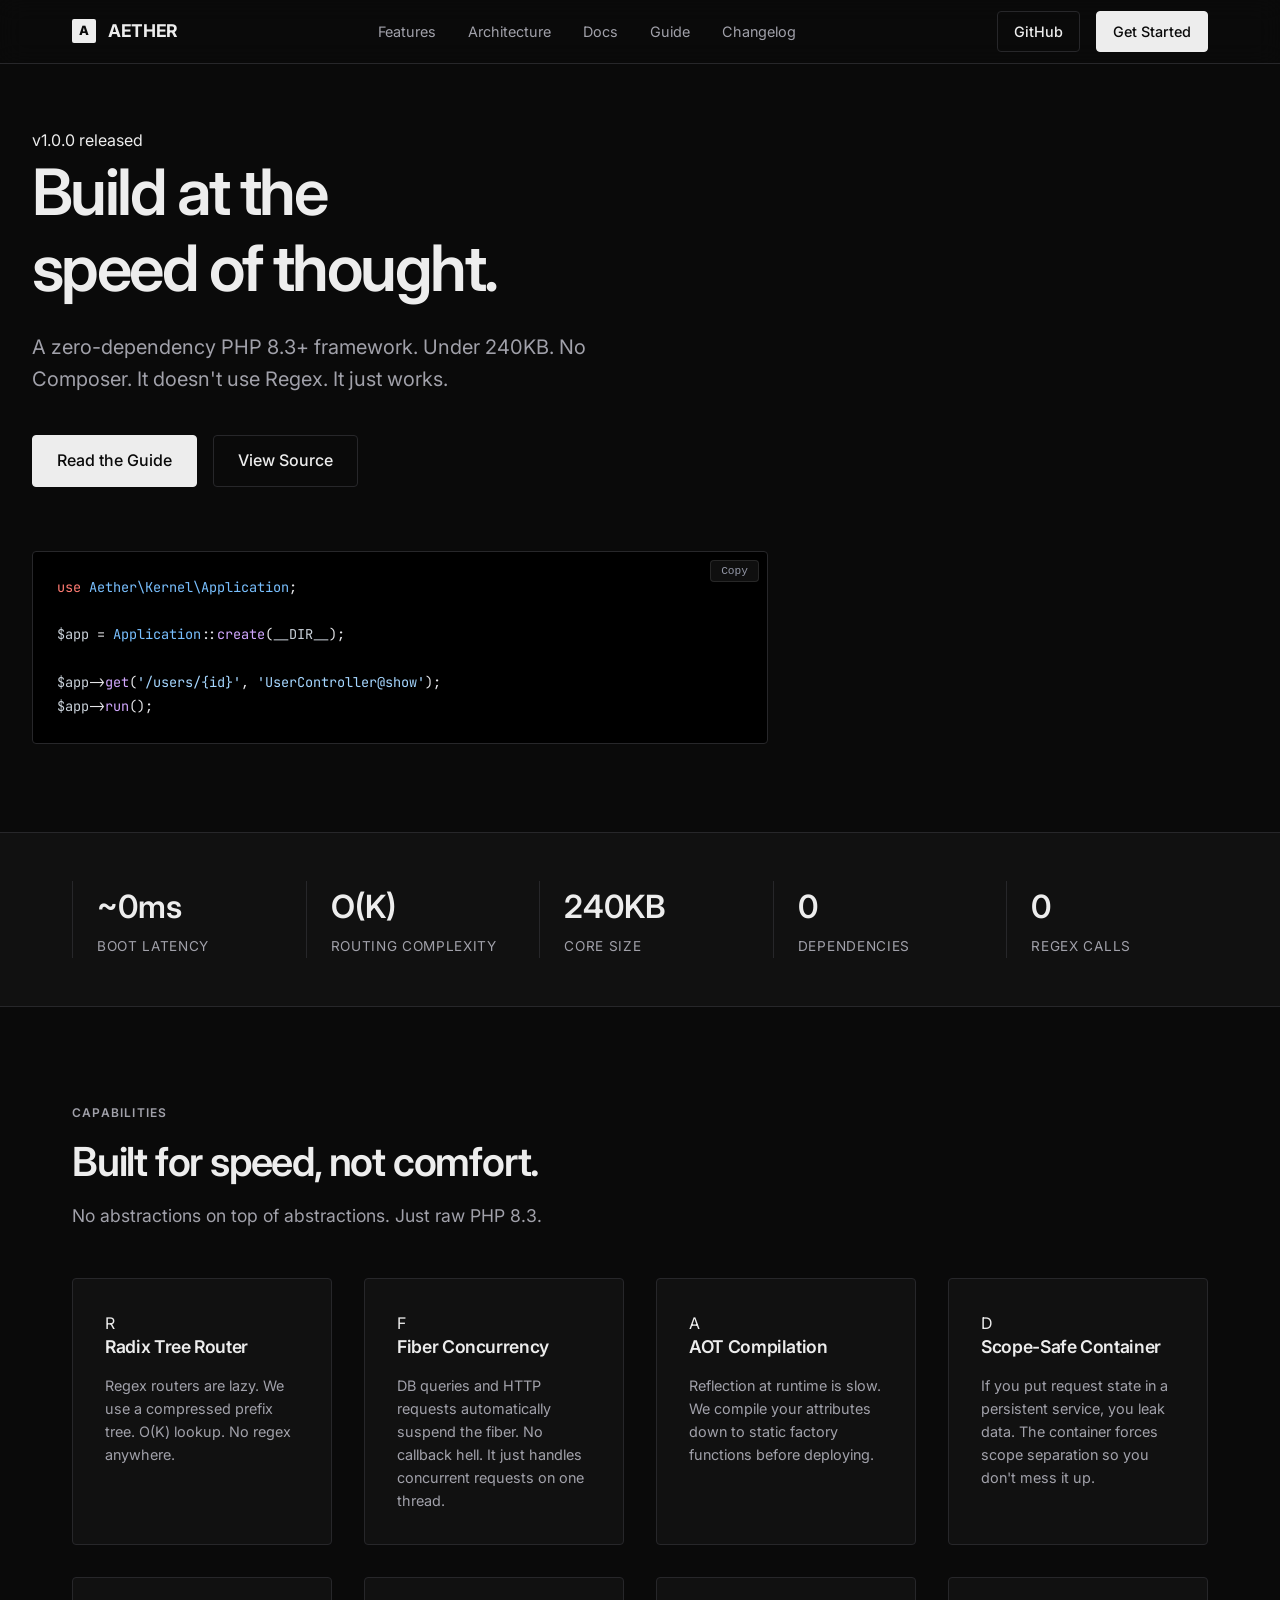
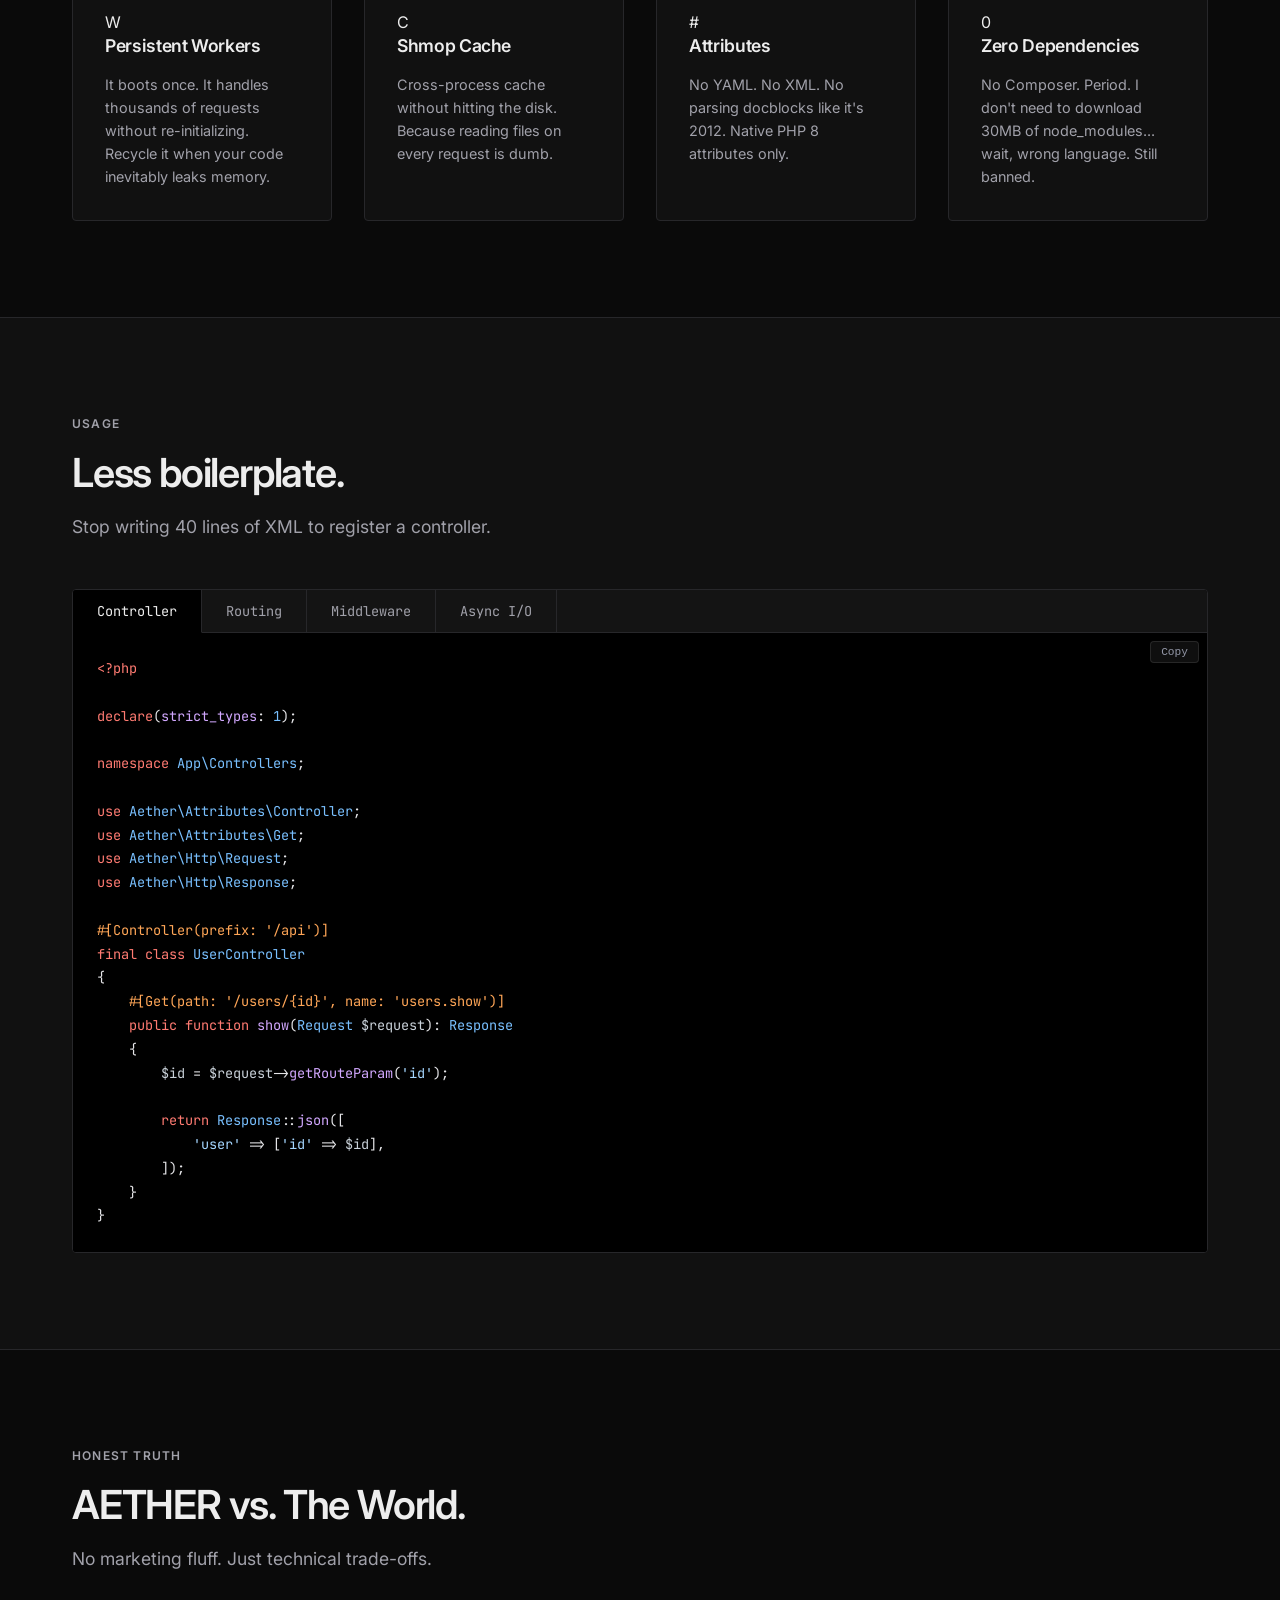
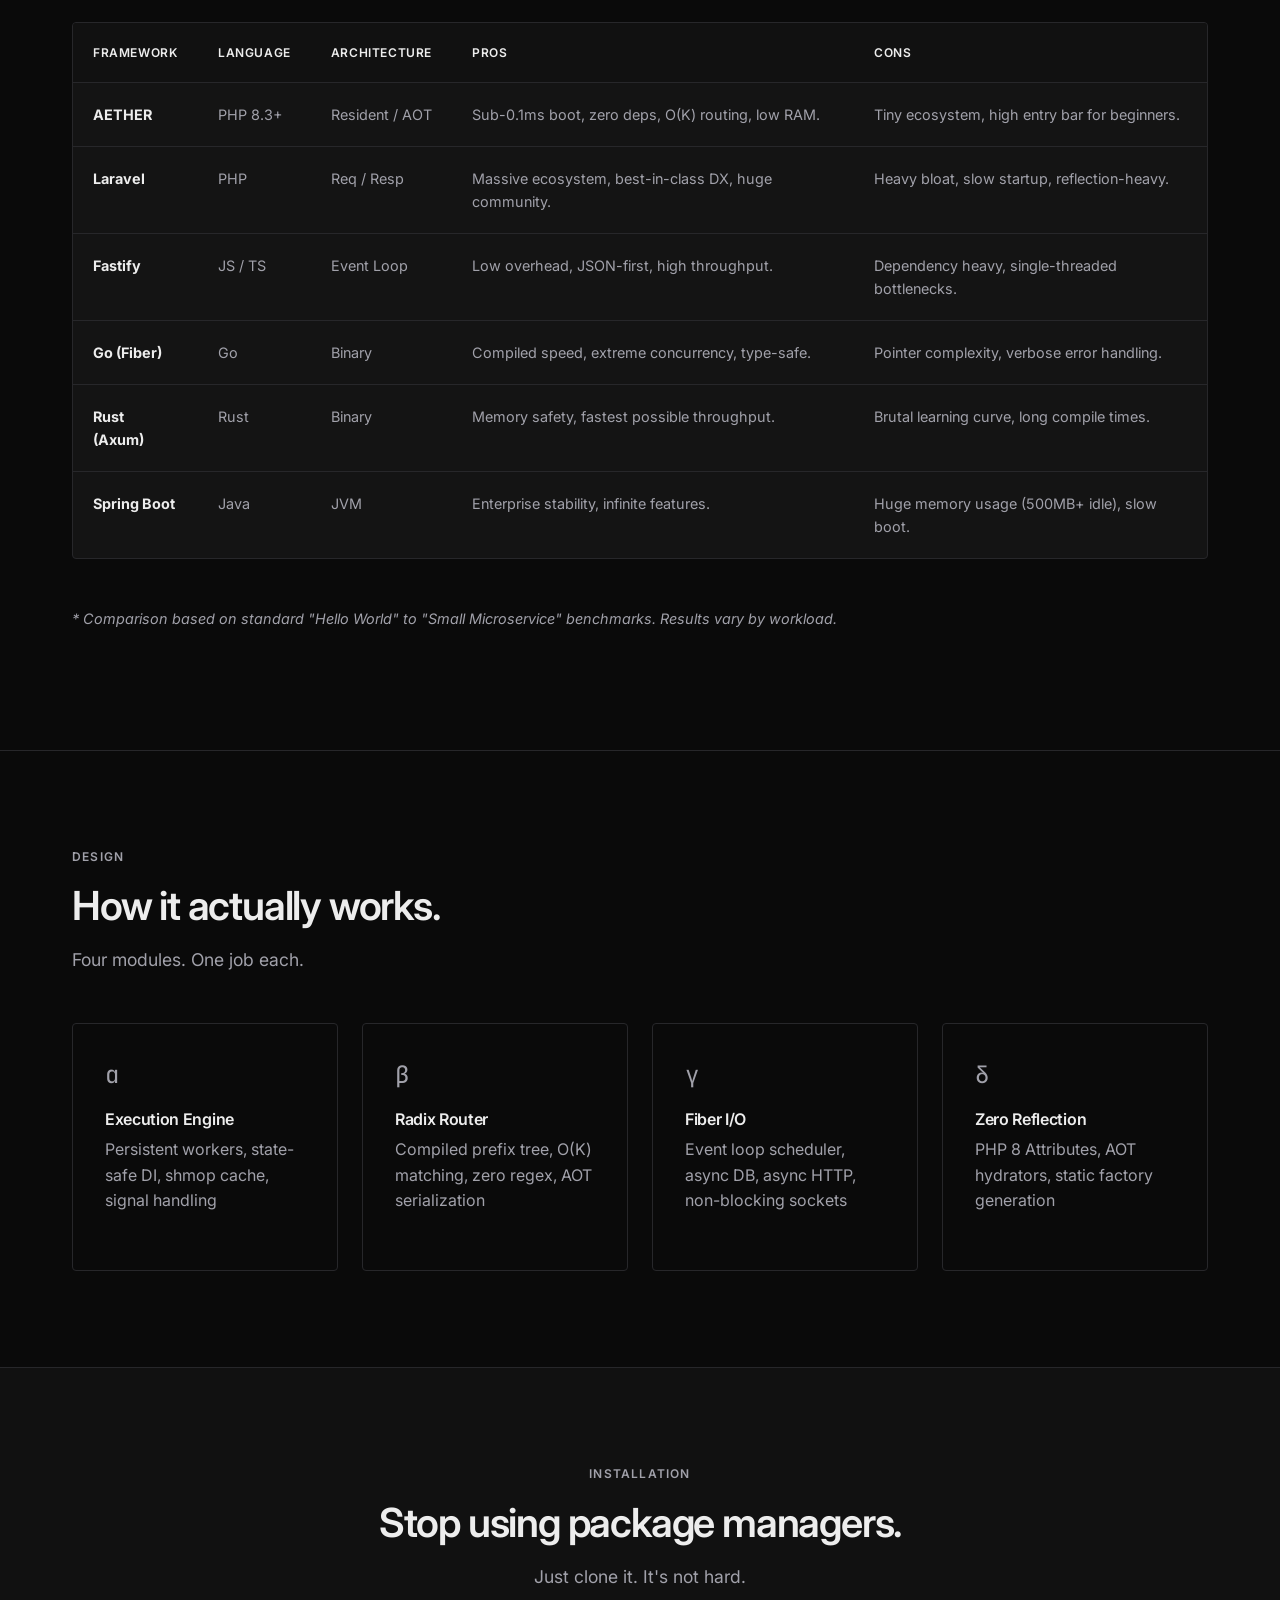
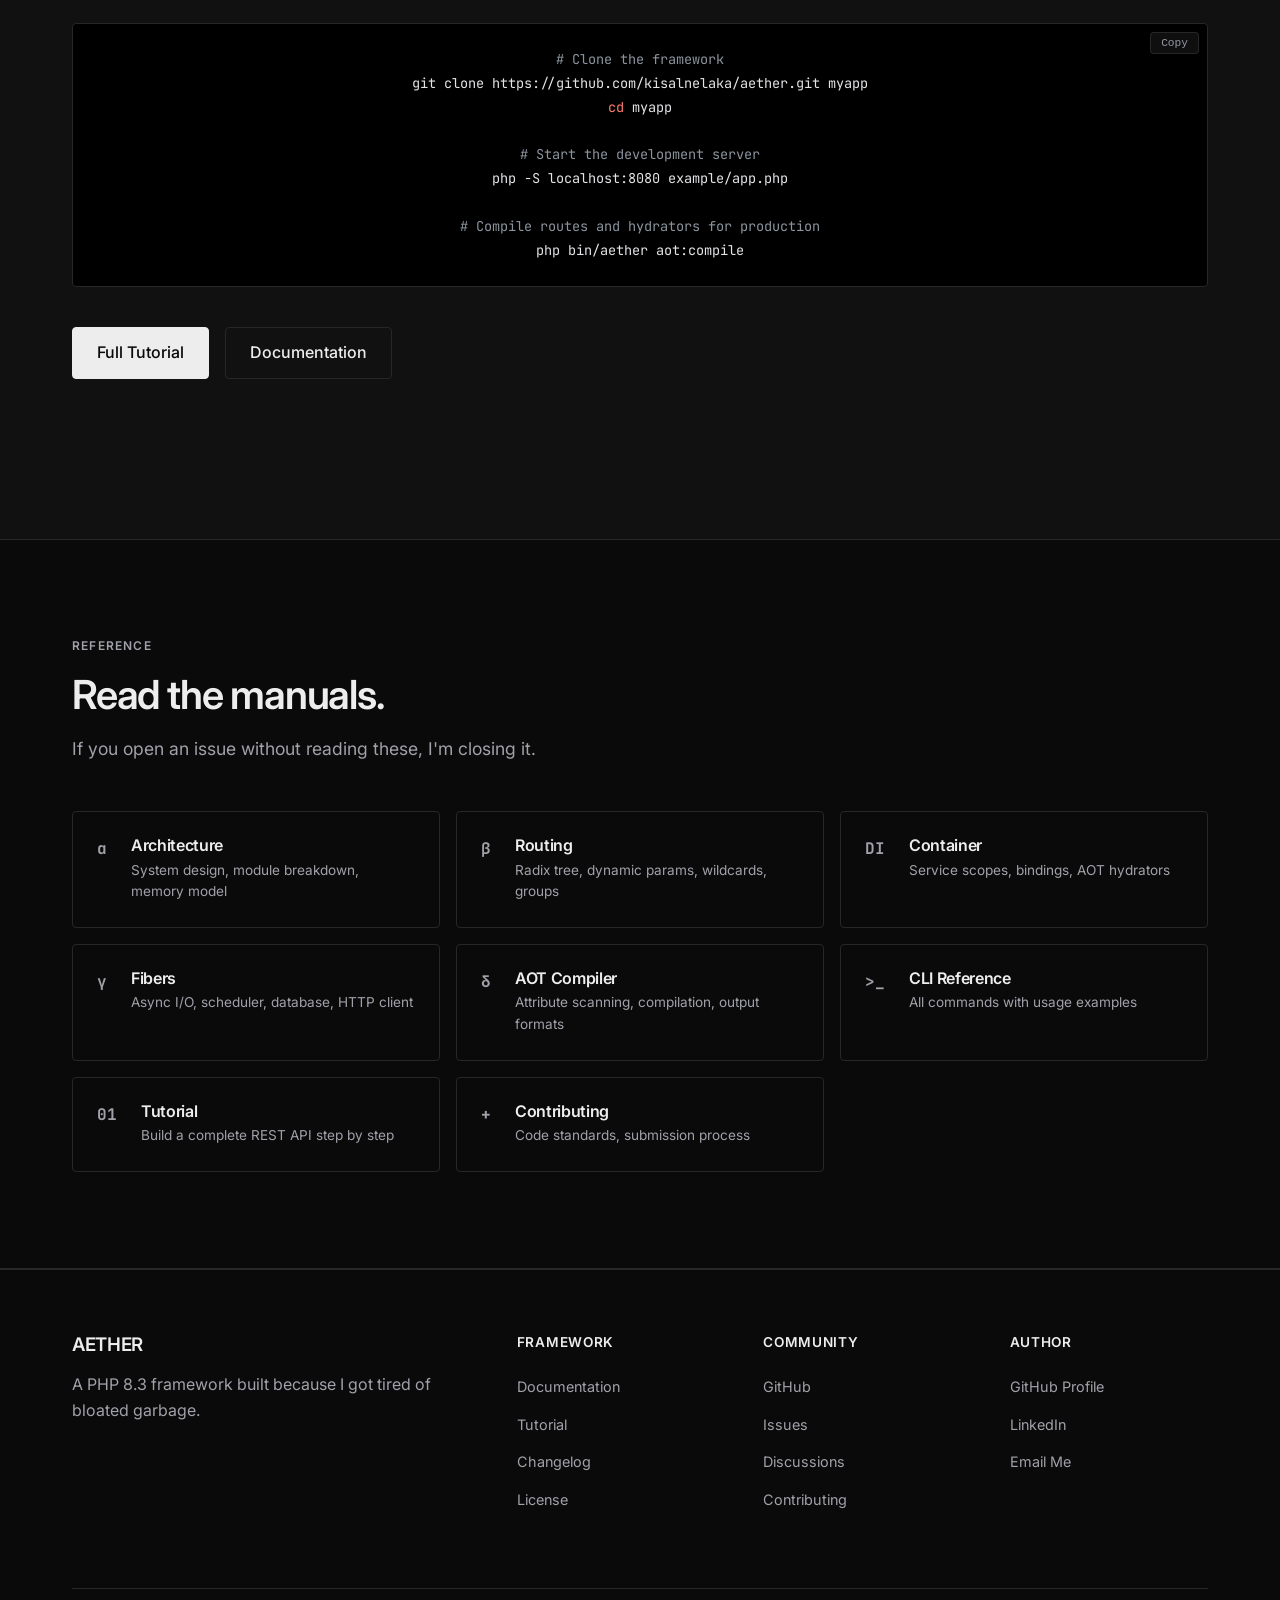
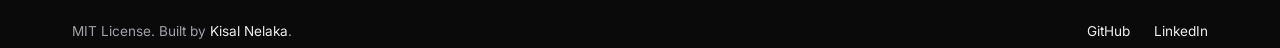
<file: docs/index.html>
<!DOCTYPE html>
<html lang="en">
<head>
    <meta charset="UTF-8">
    <meta name="viewport" content="width=device-width, initial-scale=1.0">
    <title>AETHER - The Fastest PHP Framework</title>
    <meta name="description" content="AETHER is a zero-dependency PHP 8.3+ framework with O(K) radix tree routing, PHP Fiber concurrency, AOT compilation, and a sub-250KB footprint.">
    <meta name="keywords" content="PHP framework, radix tree, PHP fibers, AOT compiler, high performance PHP">
    <meta name="author" content="Kisal Nelaka">
    <link rel="canonical" href="https://kisalnelaka.github.io/aether/">
    <meta property="og:title" content="AETHER Framework">
    <meta property="og:description" content="The fastest, smallest, zero-dependency PHP 8.3+ web framework.">
    <meta property="og:type" content="website">
    <meta property="og:url" content="https://kisalnelaka.github.io/aether/">
    <link rel="preconnect" href="https://fonts.googleapis.com">
    <link rel="preconnect" href="https://fonts.gstatic.com" crossorigin>
    <link href="https://fonts.googleapis.com/css2?family=Inter:wght@400;500;600;700;800&family=JetBrains+Mono:wght@400;500;600&display=swap" rel="stylesheet">
    <link rel="stylesheet" href="css/style.css">
    <link rel="icon" href="favicon.svg" type="image/svg+xml">
</head>
<body>

    <!-- ═══════════════ HEADER ═══════════════ -->
    <header class="header" id="top">
        <div class="header-inner">
            <a href="index.html" class="header-logo">
                <span class="logo-mark">A</span>
                AETHER
            </a>

            <nav class="header-nav" id="main-nav">
                <a href="#features">Features</a>
                <a href="#architecture">Architecture</a>
                <a href="documentation.html">Docs</a>
                <a href="guide.html">Guide</a>
                <a href="https://github.com/kisalnelaka/aether/blob/main/CHANGELOG.md">Changelog</a>
            </nav>

            <div class="header-actions">
                <a href="https://github.com/kisalnelaka/aether" class="btn btn-ghost" target="_blank" rel="noopener">
                    GitHub
                </a>
                <a href="guide.html" class="btn btn-primary">Get Started</a>
                <button class="mobile-toggle" id="mobile-toggle" aria-label="Toggle menu">&#9776;</button>
            </div>
        </div>
    </header>

    <!-- ═══════════════ HERO ═══════════════ -->
    <section class="hero">
        <div class="container hero-content">
            <div class="hero-badge">
                <span class="dot"></span>
                v1.0.0 released
            </div>

            <h1>
                Build at the<br>
                <span class="highlight">speed of thought.</span>
            </h1>

            <p class="hero-description">
                A zero-dependency PHP 8.3+ framework. Under 240KB. No Composer. It doesn't use Regex. It just works. 
            </p>

            <div class="hero-actions">
                <a href="guide.html" class="btn btn-primary btn-lg">Read the Guide</a>
                <a href="https://github.com/kisalnelaka/aether" class="btn btn-ghost btn-lg" target="_blank" rel="noopener">View Source</a>
            </div>

            <div class="hero-code">
<pre><code><span class="token-keyword">use</span> <span class="token-type">Aether\Kernel\Application</span>;

<span class="token-variable">$app</span> = <span class="token-type">Application</span>::<span class="token-function">create</span>(<span class="token-variable">__DIR__</span>);

<span class="token-variable">$app</span>-><span class="token-function">get</span>(<span class="token-string">'/users/{id}'</span>, <span class="token-string">'UserController@show'</span>);
<span class="token-variable">$app</span>-><span class="token-function">run</span>();</code></pre>
            </div>
        </div>
    </section>

    <!-- ═══════════════ METRICS ═══════════════ -->
    <section class="metrics">
        <div class="container">
            <div class="metrics-grid">
                <div class="metric">
                    <div class="metric-value">~0<span class="unit">ms</span></div>
                    <div class="metric-label">Boot Latency</div>
                </div>
                <div class="metric">
                    <div class="metric-value">O(K)</div>
                    <div class="metric-label">Routing Complexity</div>
                </div>
                <div class="metric">
                    <div class="metric-value">240<span class="unit">KB</span></div>
                    <div class="metric-label">Core Size</div>
                </div>
                <div class="metric">
                    <div class="metric-value">0</div>
                    <div class="metric-label">Dependencies</div>
                </div>
                <div class="metric">
                    <div class="metric-value">0</div>
                    <div class="metric-label">Regex Calls</div>
                </div>
            </div>
        </div>
    </section>

    <!-- ═══════════════ FEATURES ═══════════════ -->
    <section class="section" id="features">
        <div class="container">
            <div class="section-label">Capabilities</div>
            <h2 class="section-title">Built for speed, not comfort.</h2>
            <p class="section-subtitle">
                No abstractions on top of abstractions. Just raw PHP 8.3. 
            </p>

            <div class="features-grid">
                <div class="feature-card">
                    <div class="feature-icon">R</div>
                    <h3>Radix Tree Router</h3>
                    <p>Regex routers are lazy. We use a compressed prefix tree. O(K) lookup. No regex anywhere.</p>
                </div>

                <div class="feature-card">
                    <div class="feature-icon">F</div>
                    <h3>Fiber Concurrency</h3>
                    <p>DB queries and HTTP requests automatically suspend the fiber. No callback hell. It just handles concurrent requests on one thread.</p>
                </div>

                <div class="feature-card">
                    <div class="feature-icon">A</div>
                    <h3>AOT Compilation</h3>
                    <p>Reflection at runtime is slow. We compile your attributes down to static factory functions before deploying.</p>
                </div>

                <div class="feature-card">
                    <div class="feature-icon">D</div>
                    <h3>Scope-Safe Container</h3>
                    <p>If you put request state in a persistent service, you leak data. The container forces scope separation so you don't mess it up.</p>
                </div>

                <div class="feature-card">
                    <div class="feature-icon">W</div>
                    <h3>Persistent Workers</h3>
                    <p>It boots once. It handles thousands of requests without re-initializing. Recycle it when your code inevitably leaks memory.</p>
                </div>

                <div class="feature-card">
                    <div class="feature-icon">C</div>
                    <h3>Shmop Cache</h3>
                    <p>Cross-process cache without hitting the disk. Because reading files on every request is dumb.</p>
                </div>

                <div class="feature-card">
                    <div class="feature-icon">#</div>
                    <h3>Attributes</h3>
                    <p>No YAML. No XML. No parsing docblocks like it's 2012. Native PHP 8 attributes only.</p>
                </div>

                <div class="feature-card">
                    <div class="feature-icon">0</div>
                    <h3>Zero Dependencies</h3>
                    <p>No Composer. Period. I don't need to download 30MB of node_modules... wait, wrong language. Still banned.</p>
                </div>
            </div>
        </div>
    </section>

    <!-- ═══════════════ CODE EXAMPLES ═══════════════ -->
    <section class="section" id="examples" style="background: var(--bg-secondary);">
        <div class="container">
            <div class="section-label">Usage</div>
            <h2 class="section-title">Less boilerplate.</h2>
            <p class="section-subtitle">
                Stop writing 40 lines of XML to register a controller.
            </p>

            <div class="code-example">
                <div class="code-tabs">
                    <button class="code-tab active" data-tab="controller">Controller</button>
                    <button class="code-tab" data-tab="routing">Routing</button>
                    <button class="code-tab" data-tab="middleware">Middleware</button>
                    <button class="code-tab" data-tab="async">Async I/O</button>
                </div>

                <div class="code-panel active" data-panel="controller">
<pre><code><span class="token-keyword">&lt;?php</span>

<span class="token-keyword">declare</span>(<span class="token-function">strict_types</span>: <span class="token-number">1</span>);

<span class="token-keyword">namespace</span> <span class="token-type">App\Controllers</span>;

<span class="token-keyword">use</span> <span class="token-type">Aether\Attributes\Controller</span>;
<span class="token-keyword">use</span> <span class="token-type">Aether\Attributes\Get</span>;
<span class="token-keyword">use</span> <span class="token-type">Aether\Http\Request</span>;
<span class="token-keyword">use</span> <span class="token-type">Aether\Http\Response</span>;

<span class="token-attr">#[Controller(prefix: '/api')]</span>
<span class="token-keyword">final class</span> <span class="token-type">UserController</span>
{
    <span class="token-attr">#[Get(path: '/users/{id}', name: 'users.show')]</span>
    <span class="token-keyword">public function</span> <span class="token-function">show</span>(<span class="token-type">Request</span> <span class="token-variable">$request</span>): <span class="token-type">Response</span>
    {
        <span class="token-variable">$id</span> = <span class="token-variable">$request</span>-><span class="token-function">getRouteParam</span>(<span class="token-string">'id'</span>);

        <span class="token-keyword">return</span> <span class="token-type">Response</span>::<span class="token-function">json</span>([
            <span class="token-string">'user'</span> => [<span class="token-string">'id'</span> => <span class="token-variable">$id</span>],
        ]);
    }
}</code></pre>
                </div>

                <div class="code-panel" data-panel="routing">
<pre><code><span class="token-comment">// Manual route registration</span>
<span class="token-variable">$app</span>-><span class="token-function">get</span>(<span class="token-string">'/users'</span>, <span class="token-string">'UserController@index'</span>);
<span class="token-variable">$app</span>-><span class="token-function">get</span>(<span class="token-string">'/users/{id}'</span>, <span class="token-string">'UserController@show'</span>);
<span class="token-variable">$app</span>-><span class="token-function">post</span>(<span class="token-string">'/users'</span>, <span class="token-string">'UserController@store'</span>);

<span class="token-comment">// Route groups with shared prefix and middleware</span>
<span class="token-variable">$app</span>-><span class="token-function">group</span>(<span class="token-string">'/api/v1'</span>, <span class="token-keyword">function</span> (<span class="token-variable">$router</span>) {
    <span class="token-variable">$router</span>-><span class="token-function">get</span>(<span class="token-string">'/tasks'</span>, <span class="token-string">'TaskController@index'</span>);
    <span class="token-variable">$router</span>-><span class="token-function">post</span>(<span class="token-string">'/tasks'</span>, <span class="token-string">'TaskController@create'</span>);
}, <span class="token-attr">middleware</span>: [<span class="token-string">'AuthMiddleware'</span>]);

<span class="token-comment">// Wildcard catch-all</span>
<span class="token-variable">$app</span>-><span class="token-function">get</span>(<span class="token-string">'/files/{path*}'</span>, <span class="token-string">'FileController@serve'</span>);</code></pre>
                </div>

                <div class="code-panel" data-panel="middleware">
<pre><code><span class="token-keyword">final class</span> <span class="token-type">TimingMiddleware</span> <span class="token-keyword">implements</span> <span class="token-type">MiddlewareInterface</span>
{
    <span class="token-keyword">public function</span> <span class="token-function">handle</span>(
        <span class="token-type">Request</span> <span class="token-variable">$request</span>,
        <span class="token-keyword">callable</span> <span class="token-variable">$next</span>,
    ): <span class="token-type">Response</span> {
        <span class="token-variable">$start</span> = <span class="token-function">hrtime</span>(<span class="token-keyword">true</span>);

        <span class="token-variable">$response</span> = <span class="token-variable">$next</span>(<span class="token-variable">$request</span>);

        <span class="token-variable">$ms</span> = (<span class="token-function">hrtime</span>(<span class="token-keyword">true</span>) - <span class="token-variable">$start</span>) / <span class="token-number">1_000_000</span>;

        <span class="token-keyword">return</span> <span class="token-variable">$response</span>
            -><span class="token-function">withHeader</span>(<span class="token-string">'X-Response-Time'</span>, <span class="token-variable">$ms</span> . <span class="token-string">'ms'</span>);
    }
}</code></pre>
                </div>

                <div class="code-panel" data-panel="async">
<pre><code><span class="token-comment">// Fiber-aware database query</span>
<span class="token-comment">// Suspends the current fiber during I/O</span>
<span class="token-variable">$users</span> = <span class="token-variable">$db</span>-><span class="token-function">query</span>(
    <span class="token-string">'SELECT * FROM users WHERE active = ?'</span>,
    [<span class="token-number">1</span>],
);

<span class="token-comment">// Fiber-aware HTTP client</span>
<span class="token-variable">$response</span> = <span class="token-variable">$http</span>-><span class="token-function">get</span>(<span class="token-string">'https://api.example.com/data'</span>);

<span class="token-comment">// Non-blocking JSON POST</span>
<span class="token-variable">$result</span> = <span class="token-variable">$http</span>-><span class="token-function">postJson</span>(
    <span class="token-string">'https://api.example.com/webhook'</span>,
    [<span class="token-string">'event'</span> => <span class="token-string">'user.created'</span>],
);</code></pre>
                </div>
            </div>
        </div>
    </section>

    <!-- ═══════════════ COMPARISON ═══════════════ -->
    <section class="section" id="comparison">
        <div class="container">
            <div class="section-label">Honest Truth</div>
            <h2 class="section-title">AETHER vs. The World.</h2>
            <p class="section-subtitle">
                No marketing fluff. Just technical trade-offs. 
            </p>

            <div class="comparison-container">
                <table class="comparison-table">
                    <thead>
                        <tr>
                            <th>Framework</th>
                            <th>Language</th>
                            <th>Architecture</th>
                            <th>Pros</th>
                            <th>Cons</th>
                        </tr>
                    </thead>
                    <tbody>
                        <tr>
                            <td><strong>AETHER</strong></td>
                            <td>PHP 8.3+</td>
                            <td>Resident / AOT</td>
                            <td>Sub-0.1ms boot, zero deps, O(K) routing, low RAM.</td>
                            <td>Tiny ecosystem, high entry bar for beginners.</td>
                        </tr>
                        <tr>
                            <td><strong>Laravel</strong></td>
                            <td>PHP</td>
                            <td>Req / Resp</td>
                            <td>Massive ecosystem, best-in-class DX, huge community.</td>
                            <td>Heavy bloat, slow startup, reflection-heavy.</td>
                        </tr>
                        <tr>
                            <td><strong>Fastify</strong></td>
                            <td>JS / TS</td>
                            <td>Event Loop</td>
                            <td>Low overhead, JSON-first, high throughput.</td>
                            <td>Dependency heavy, single-threaded bottlenecks.</td>
                        </tr>
                        <tr>
                            <td><strong>Go (Fiber)</strong></td>
                            <td>Go</td>
                            <td>Binary</td>
                            <td>Compiled speed, extreme concurrency, type-safe.</td>
                            <td>Pointer complexity, verbose error handling.</td>
                        </tr>
                        <tr>
                            <td><strong>Rust (Axum)</strong></td>
                            <td>Rust</td>
                            <td>Binary</td>
                            <td>Memory safety, fastest possible throughput.</td>
                            <td>Brutal learning curve, long compile times.</td>
                        </tr>
                        <tr>
                            <td><strong>Spring Boot</strong></td>
                            <td>Java</td>
                            <td>JVM</td>
                            <td>Enterprise stability, infinite features.</td>
                            <td>Huge memory usage (500MB+ idle), slow boot.</td>
                        </tr>
                    </tbody>
                </table>
            </div>

            <p style="margin-top: 3rem; font-size: 0.9rem; font-style: italic;">
                * Comparison based on standard "Hello World" to "Small Microservice" benchmarks. Results vary by workload.
            </p>
        </div>
    </section>

    <!-- ═══════════════ ARCHITECTURE ═══════════════ -->
    <section class="section" id="architecture">
        <div class="container">
            <div class="section-label">Design</div>
            <h2 class="section-title">How it actually works.</h2>
            <p class="section-subtitle">
                Four modules. One job each.
            </p>

            <div class="arch-grid">
                <div class="arch-card">
                    <div class="arch-letter">&alpha;</div>
                    <h4>Execution Engine</h4>
                    <p>Persistent workers, state-safe DI, shmop cache, signal handling</p>
                </div>
                <div class="arch-card">
                    <div class="arch-letter">&beta;</div>
                    <h4>Radix Router</h4>
                    <p>Compiled prefix tree, O(K) matching, zero regex, AOT serialization</p>
                </div>
                <div class="arch-card">
                    <div class="arch-letter">&gamma;</div>
                    <h4>Fiber I/O</h4>
                    <p>Event loop scheduler, async DB, async HTTP, non-blocking sockets</p>
                </div>
                <div class="arch-card">
                    <div class="arch-letter">&delta;</div>
                    <h4>Zero Reflection</h4>
                    <p>PHP 8 Attributes, AOT hydrators, static factory generation</p>
                </div>
            </div>
        </div>
    </section>

    <!-- ═══════════════ INSTALL / GET STARTED ═══════════════ -->
    <section class="section" id="install" style="background: var(--bg-secondary);">
        <div class="container" style="text-align: center;">
            <div class="section-label">Installation</div>
            <h2 class="section-title">Stop using package managers.</h2>
            <p class="section-subtitle" style="margin: 0 auto 2rem;">
                Just clone it. It's not hard. 
            </p>

            <div class="hero-code" style="margin-bottom: 2.5rem;">
<pre><code><span class="token-comment"># Clone the framework</span>
git clone https://github.com/kisalnelaka/aether.git myapp
<span class="token-keyword">cd</span> myapp

<span class="token-comment"># Start the development server</span>
php -S localhost:8080 example/app.php

<span class="token-comment"># Compile routes and hydrators for production</span>
php bin/aether aot:compile</code></pre>
            </div>

            <div class="hero-actions">
                <a href="guide.html" class="btn btn-primary btn-lg">Full Tutorial</a>
                <a href="documentation.html" class="btn btn-ghost btn-lg">Documentation</a>
            </div>
        </div>
    </section>

    <!-- ═══════════════ DOCUMENTATION LINKS ═══════════════ -->
    <section class="section" id="docs">
        <div class="container">
            <div class="section-label">Reference</div>
            <h2 class="section-title">Read the manuals.</h2>
            <p class="section-subtitle">
                If you open an issue without reading these, I'm closing it.
            </p>

            <div class="docs-grid">
                <a href="documentation.html#architecture" class="doc-link">
                    <div class="doc-icon">&alpha;</div>
                    <div class="doc-link-text">
                        <h4>Architecture</h4>
                        <p>System design, module breakdown, memory model</p>
                    </div>
                </a>
                <a href="documentation.html#routing" class="doc-link">
                    <div class="doc-icon">&beta;</div>
                    <div class="doc-link-text">
                        <h4>Routing</h4>
                        <p>Radix tree, dynamic params, wildcards, groups</p>
                    </div>
                </a>
                <a href="documentation.html#container" class="doc-link">
                    <div class="doc-icon">DI</div>
                    <div class="doc-link-text">
                        <h4>Container</h4>
                        <p>Service scopes, bindings, AOT hydrators</p>
                    </div>
                </a>
                <a href="documentation.html#fibers" class="doc-link">
                    <div class="doc-icon">&gamma;</div>
                    <div class="doc-link-text">
                        <h4>Fibers</h4>
                        <p>Async I/O, scheduler, database, HTTP client</p>
                    </div>
                </a>
                <a href="documentation.html#aot" class="doc-link">
                    <div class="doc-icon">&delta;</div>
                    <div class="doc-link-text">
                        <h4>AOT Compiler</h4>
                        <p>Attribute scanning, compilation, output formats</p>
                    </div>
                </a>
                <a href="documentation.html#cli" class="doc-link">
                    <div class="doc-icon">&gt;_</div>
                    <div class="doc-link-text">
                        <h4>CLI Reference</h4>
                        <p>All commands with usage examples</p>
                    </div>
                </a>
                <a href="guide.html" class="doc-link">
                    <div class="doc-icon">01</div>
                    <div class="doc-link-text">
                        <h4>Tutorial</h4>
                        <p>Build a complete REST API step by step</p>
                    </div>
                </a>
                <a href="https://github.com/kisalnelaka/aether/blob/main/CONTRIBUTING.md" class="doc-link" target="_blank" rel="noopener">
                    <div class="doc-icon">+</div>
                    <div class="doc-link-text">
                        <h4>Contributing</h4>
                        <p>Code standards, submission process</p>
                    </div>
                </a>
            </div>
        </div>
    </section>

    <!-- ═══════════════ FOOTER ═══════════════ -->
    <footer class="footer">
        <div class="container">
            <div class="footer-grid">
                <div class="footer-brand">
                    <h3>AETHER</h3>
                    <p>A PHP 8.3 framework built because I got tired of bloated garbage.</p>
                </div>
                <div class="footer-col">
                    <h4>Framework</h4>
                    <ul>
                        <li><a href="documentation.html">Documentation</a></li>
                        <li><a href="guide.html">Tutorial</a></li>
                        <li><a href="https://github.com/kisalnelaka/aether/blob/main/CHANGELOG.md">Changelog</a></li>
                        <li><a href="https://github.com/kisalnelaka/aether/blob/main/LICENSE">License</a></li>
                    </ul>
                </div>
                <div class="footer-col">
                    <h4>Community</h4>
                    <ul>
                        <li><a href="https://github.com/kisalnelaka/aether" target="_blank" rel="noopener">GitHub</a></li>
                        <li><a href="https://github.com/kisalnelaka/aether/issues" target="_blank" rel="noopener">Issues</a></li>
                        <li><a href="https://github.com/kisalnelaka/aether/discussions" target="_blank" rel="noopener">Discussions</a></li>
                        <li><a href="https://github.com/kisalnelaka/aether/blob/main/CONTRIBUTING.md" target="_blank" rel="noopener">Contributing</a></li>
                    </ul>
                </div>
                <div class="footer-col">
                    <h4>Author</h4>
                    <ul>
                        <li><a href="https://github.com/kisalnelaka" target="_blank" rel="noopener">GitHub Profile</a></li>
                        <li><a href="https://linkedin.com/in/kisalnelaka" target="_blank" rel="noopener">LinkedIn</a></li>
                        <li><a href="mailto:kisalnelaka6@gmail.com">Email Me</a></li>
                    </ul>
                </div>
            </div>
            <div class="footer-bottom">
                <span>MIT License. Built by <a href="https://github.com/kisalnelaka" target="_blank" rel="noopener">Kisal Nelaka</a>.</span>
                <div class="footer-social">
                    <a href="https://github.com/kisalnelaka" target="_blank" rel="noopener" aria-label="GitHub">GitHub</a>
                    <a href="https://linkedin.com/in/kisalnelaka" target="_blank" rel="noopener" aria-label="LinkedIn">LinkedIn</a>
                </div>
            </div>
        </div>
    </footer>

    <script src="js/main.js"></script>
</body>
</html>
</file>
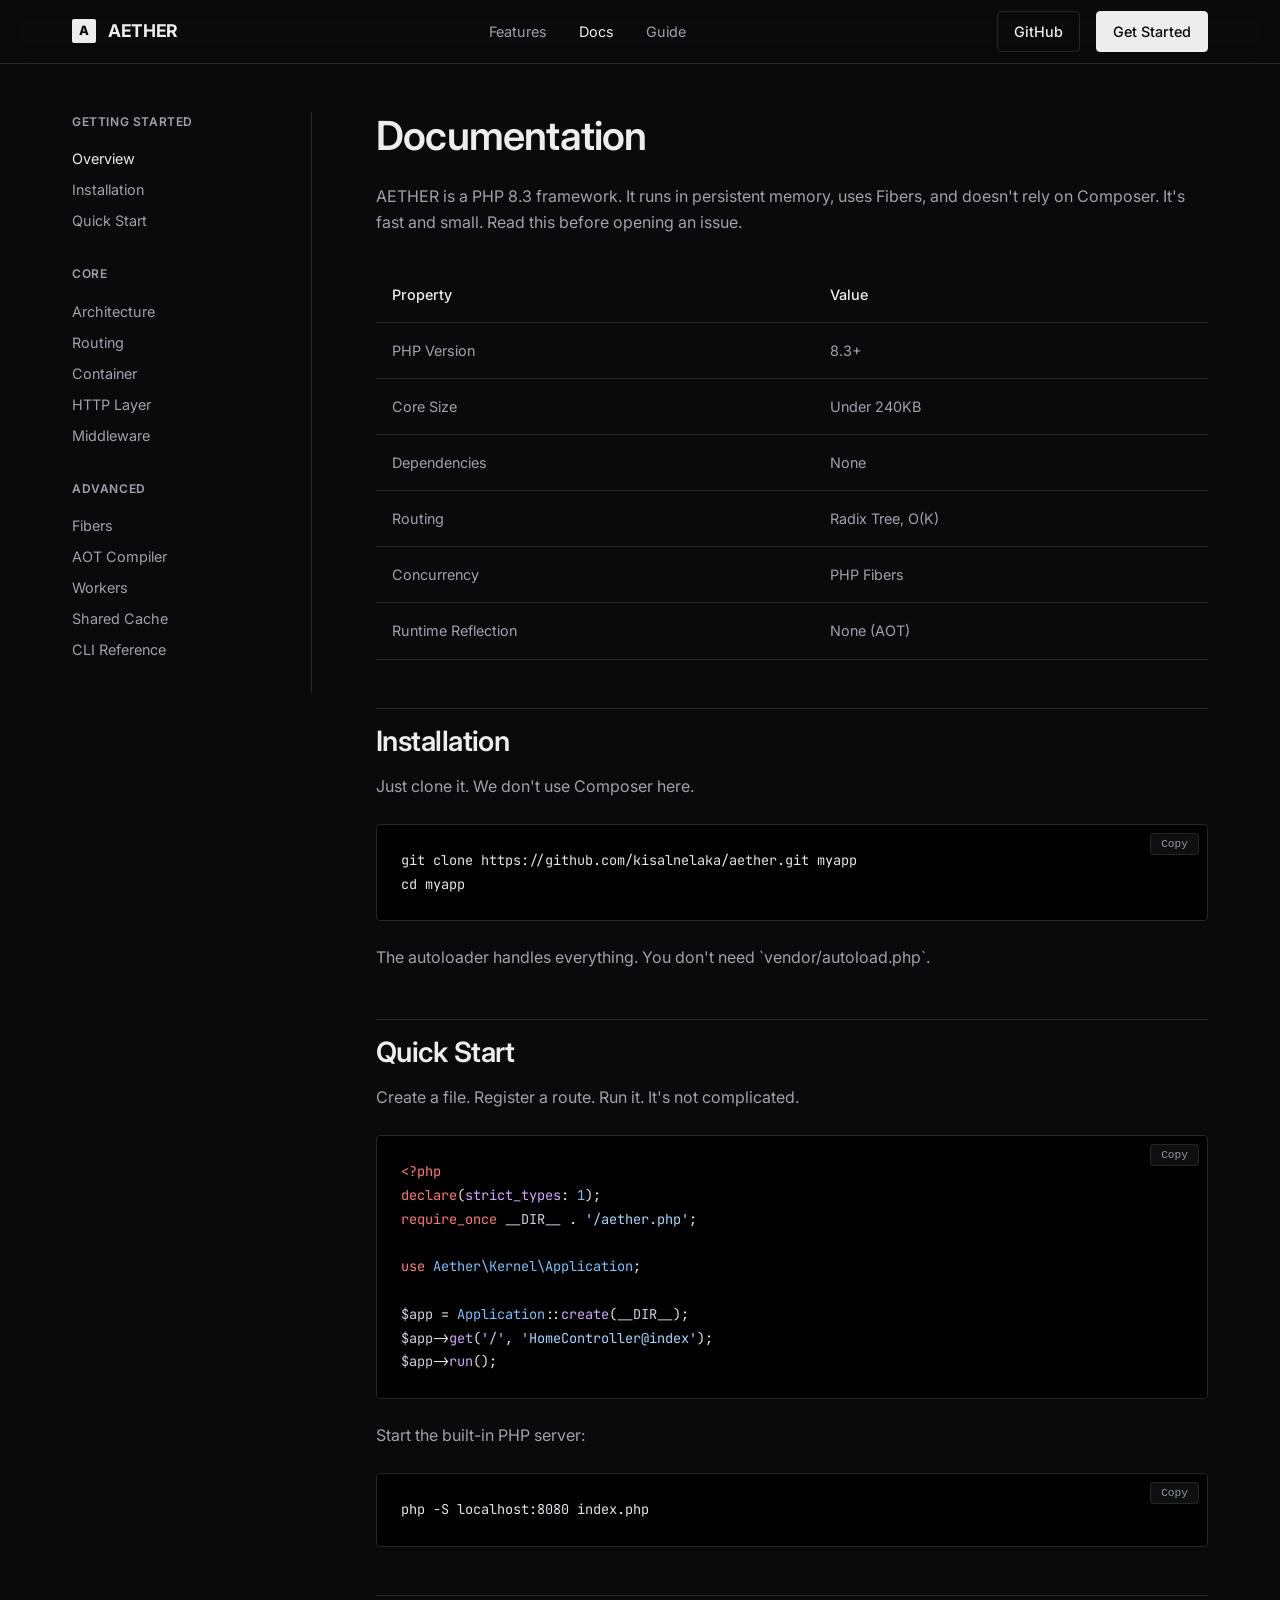
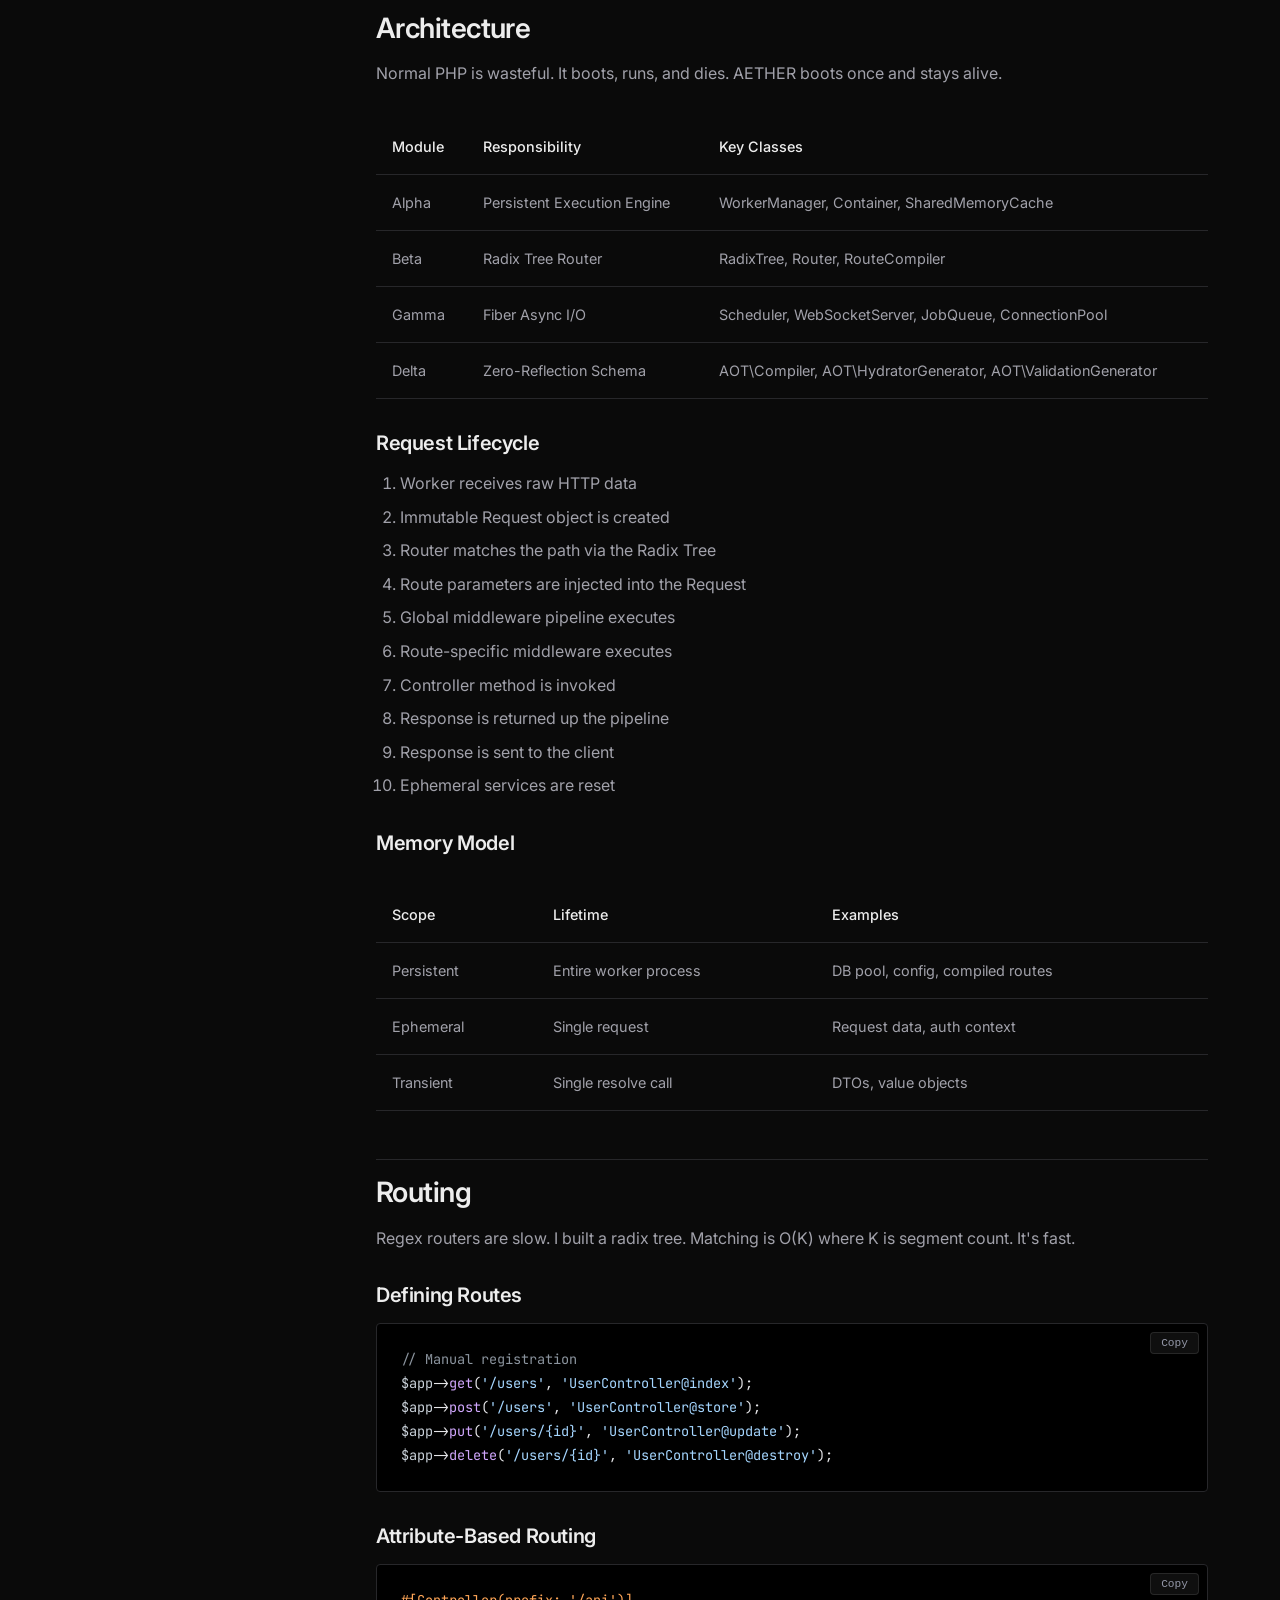
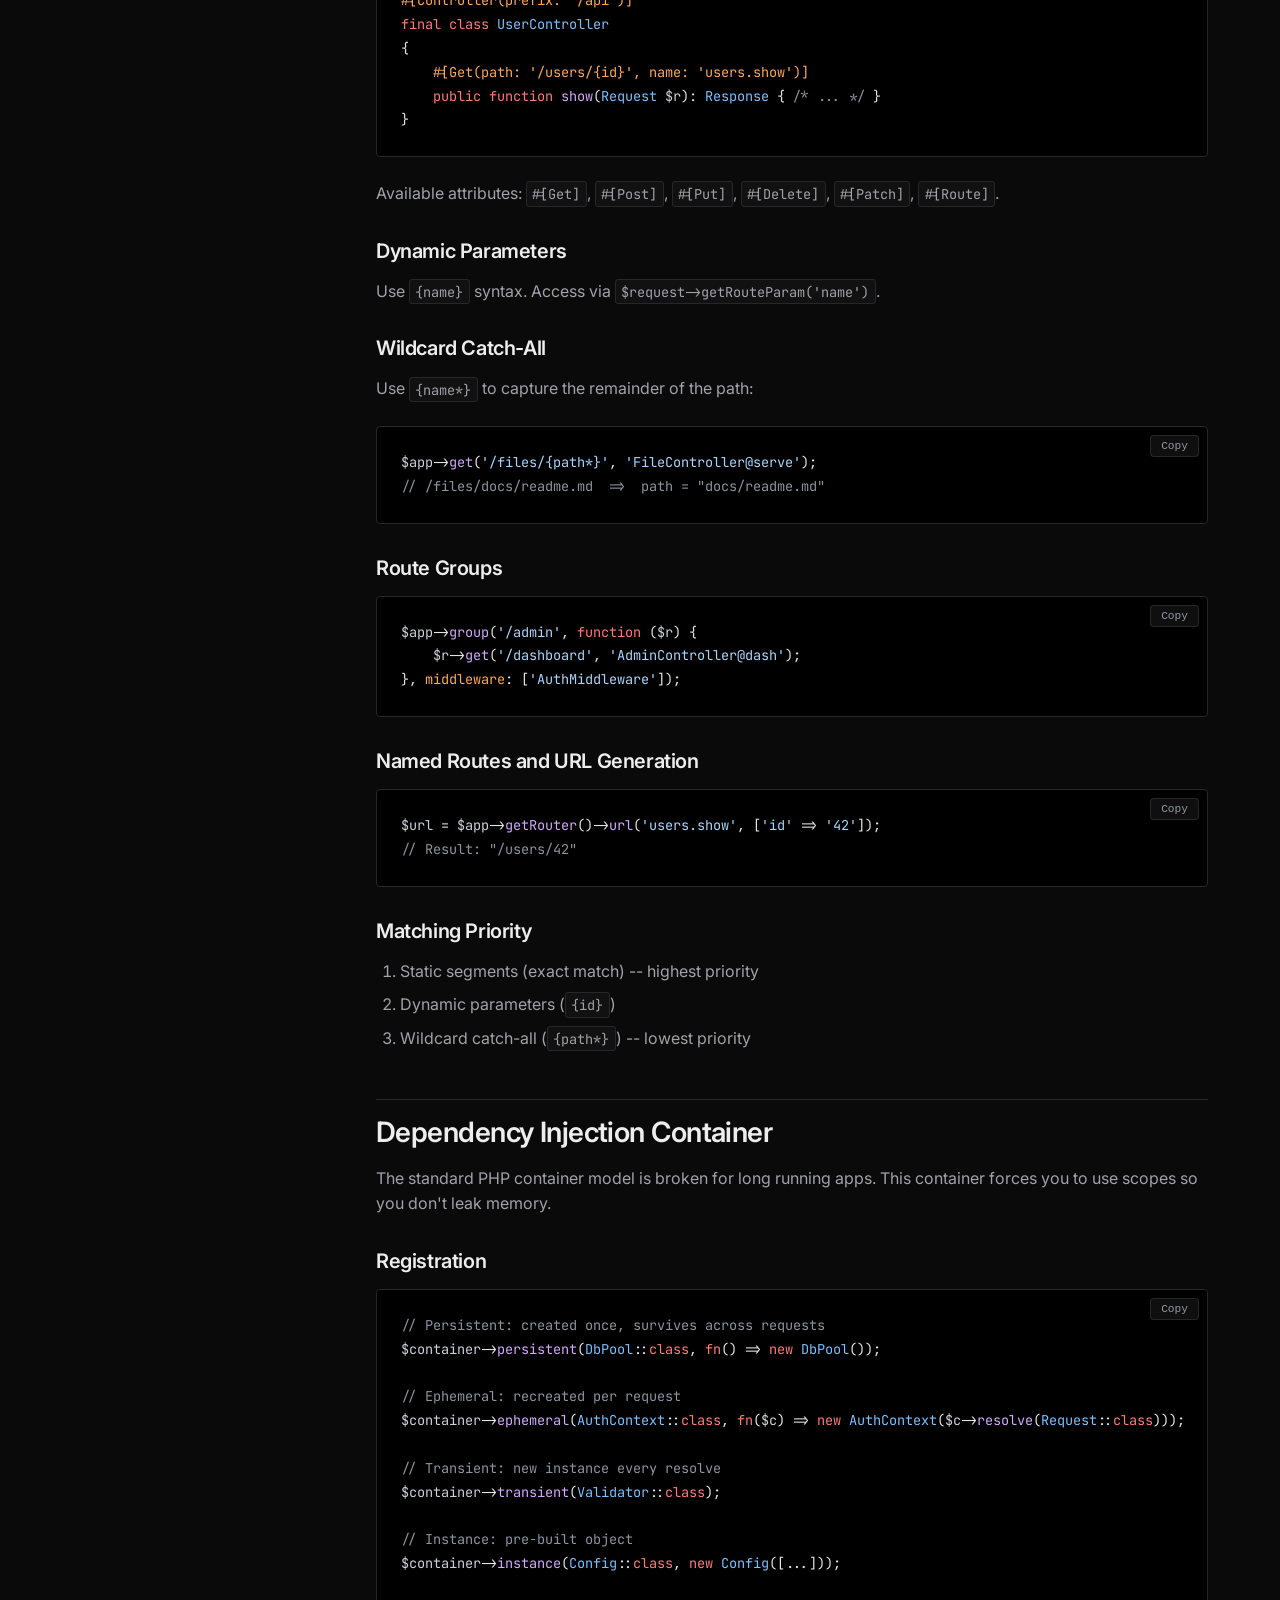
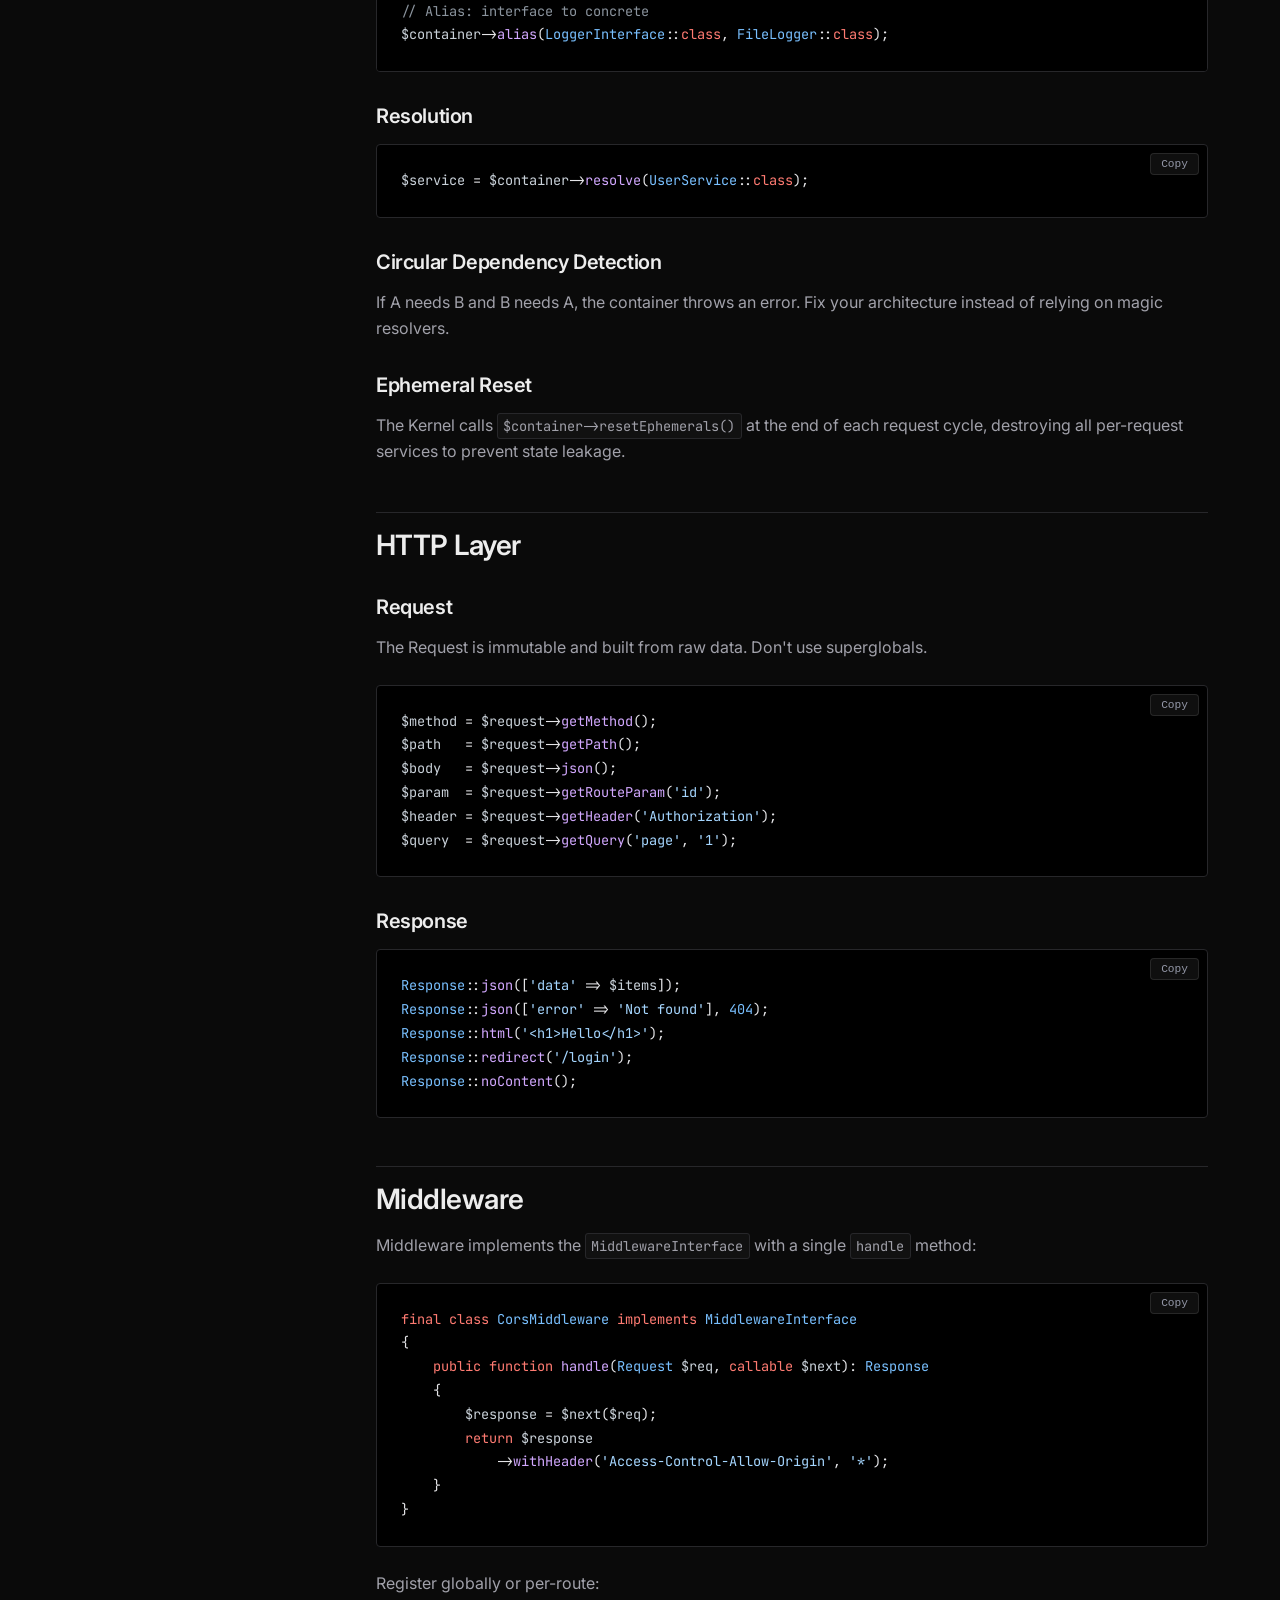
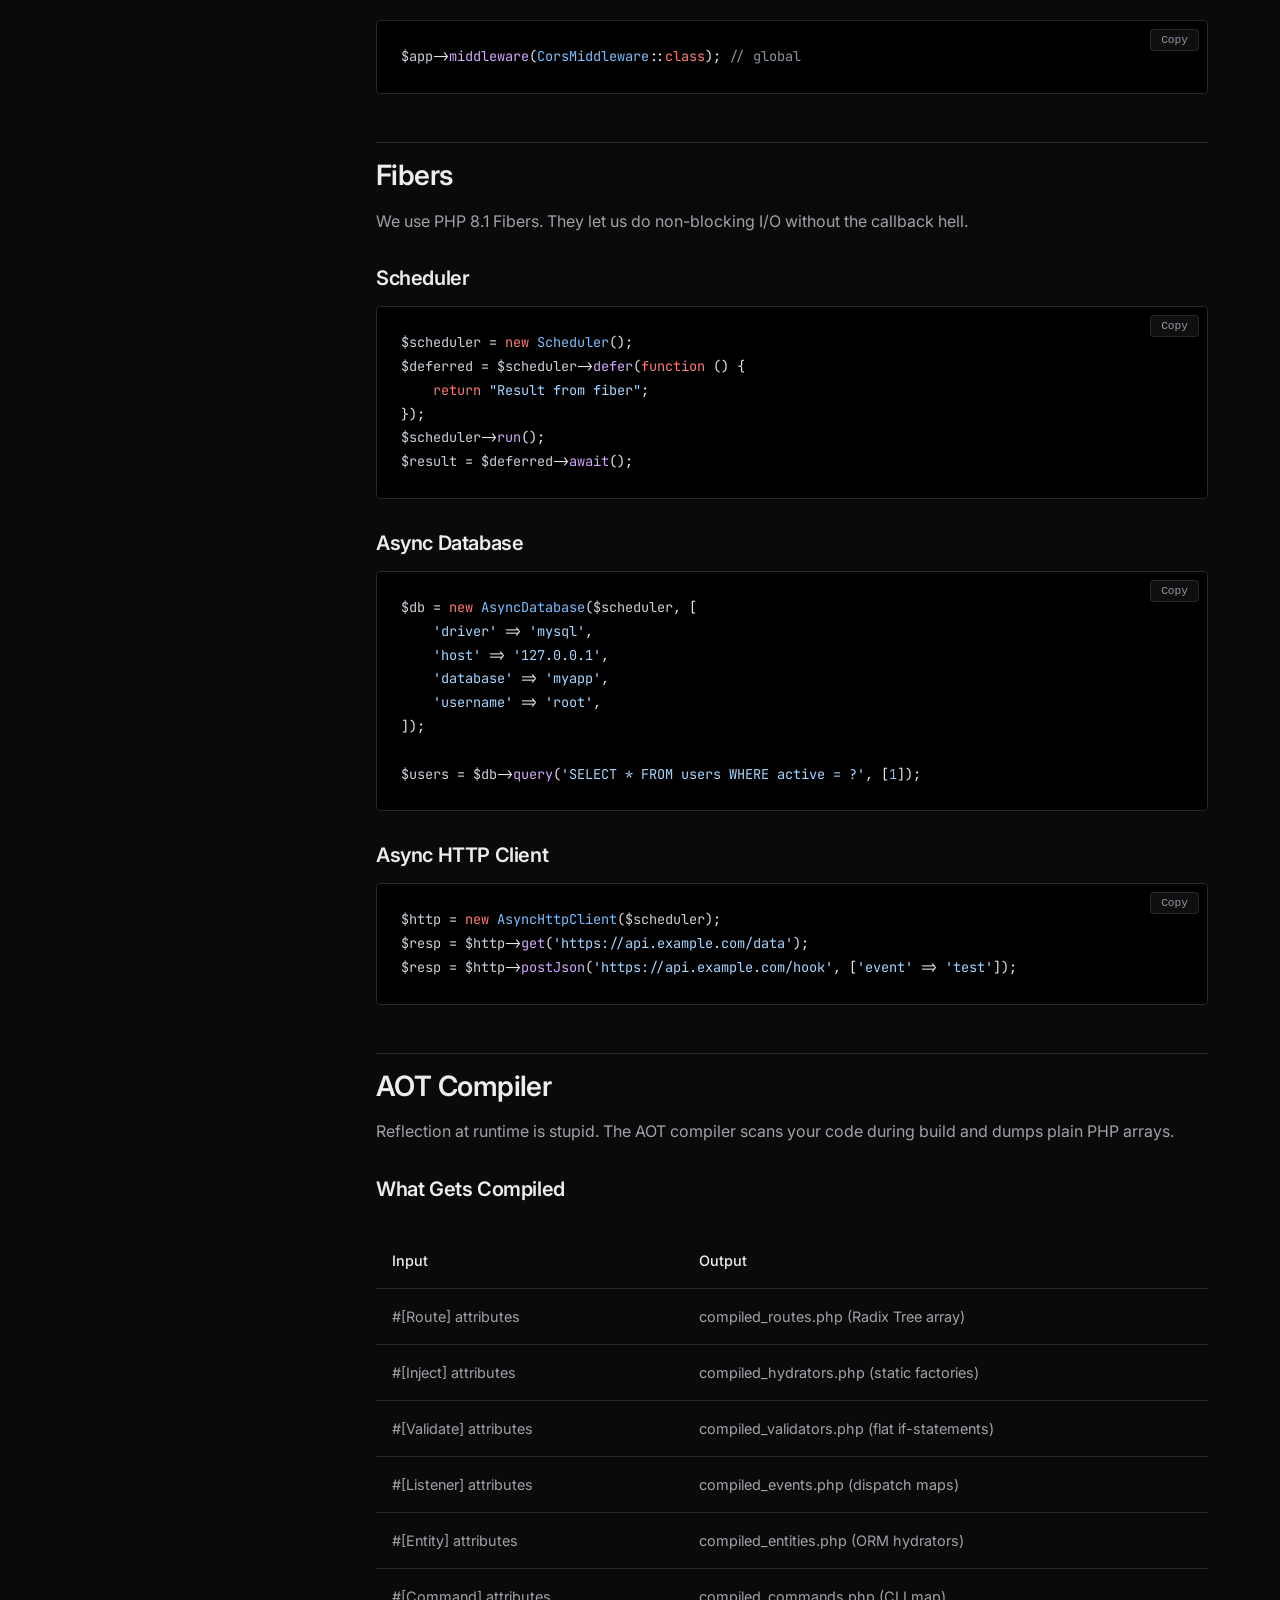
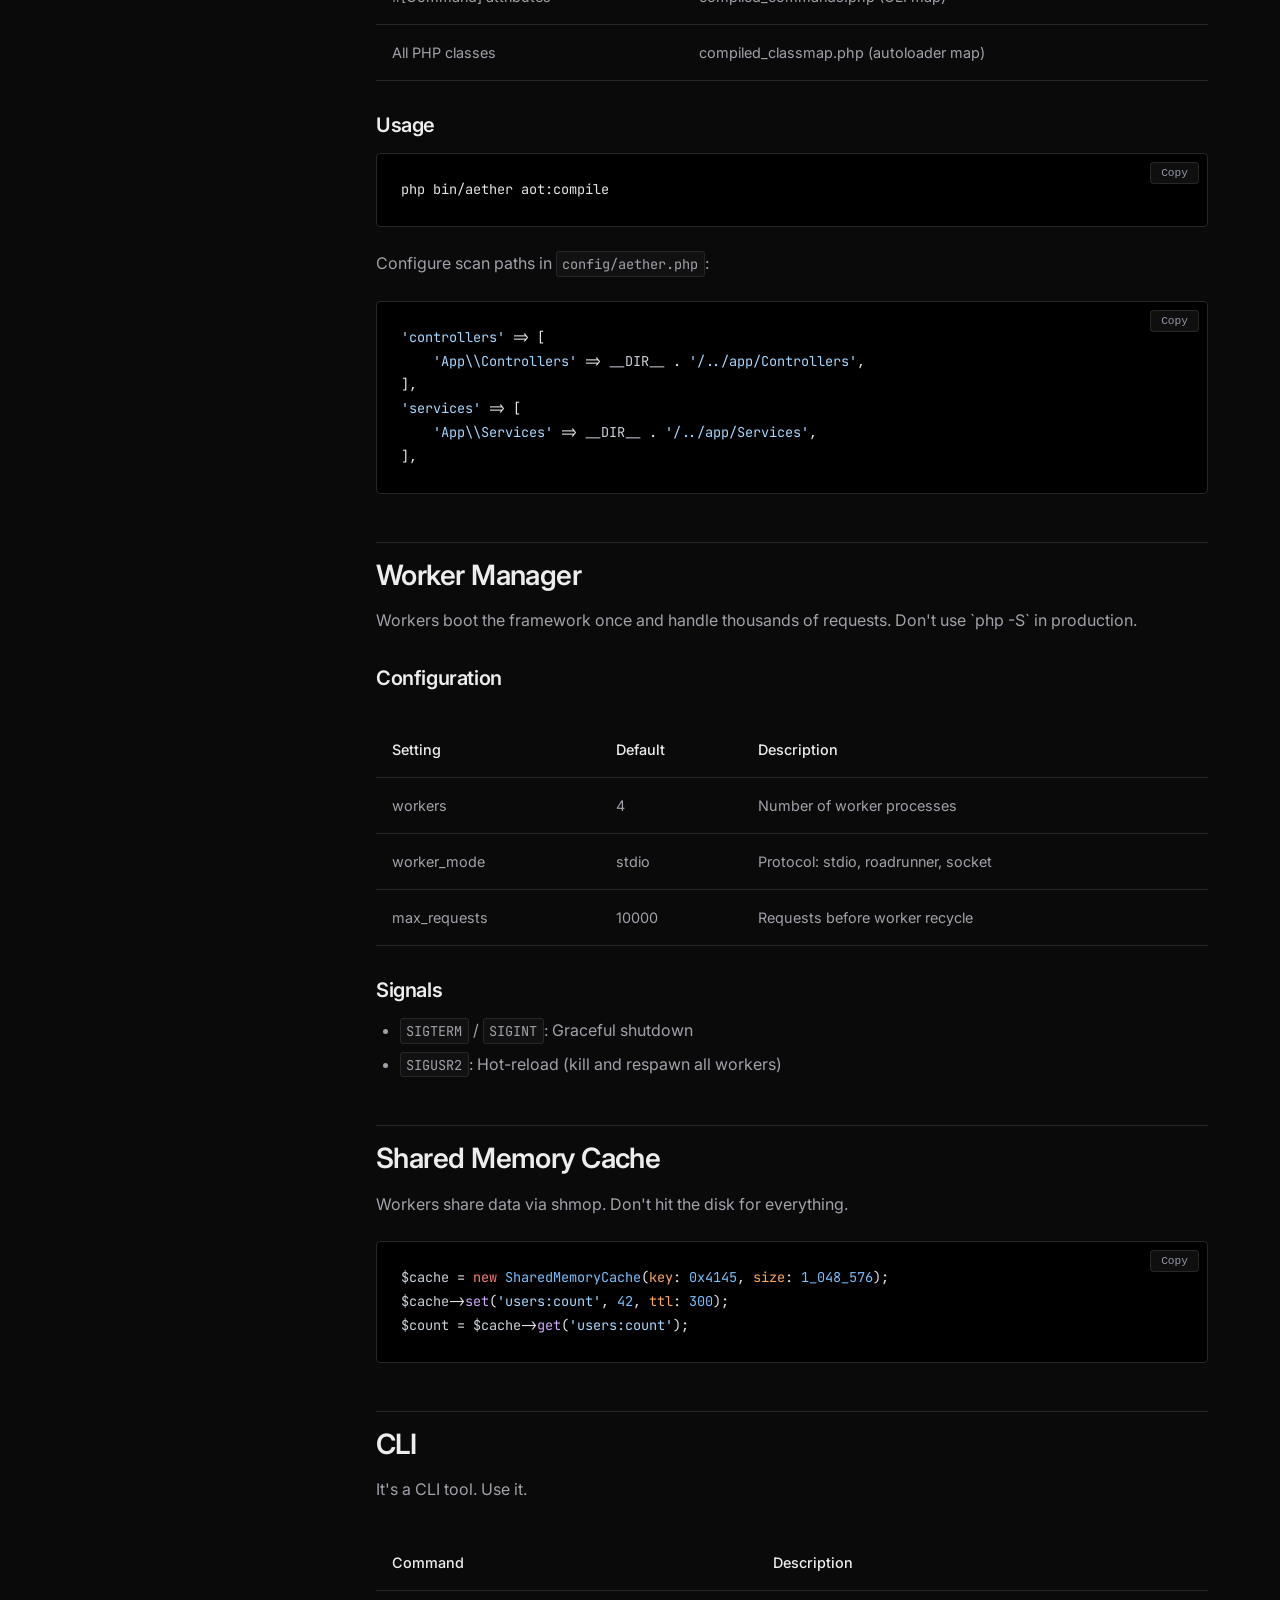
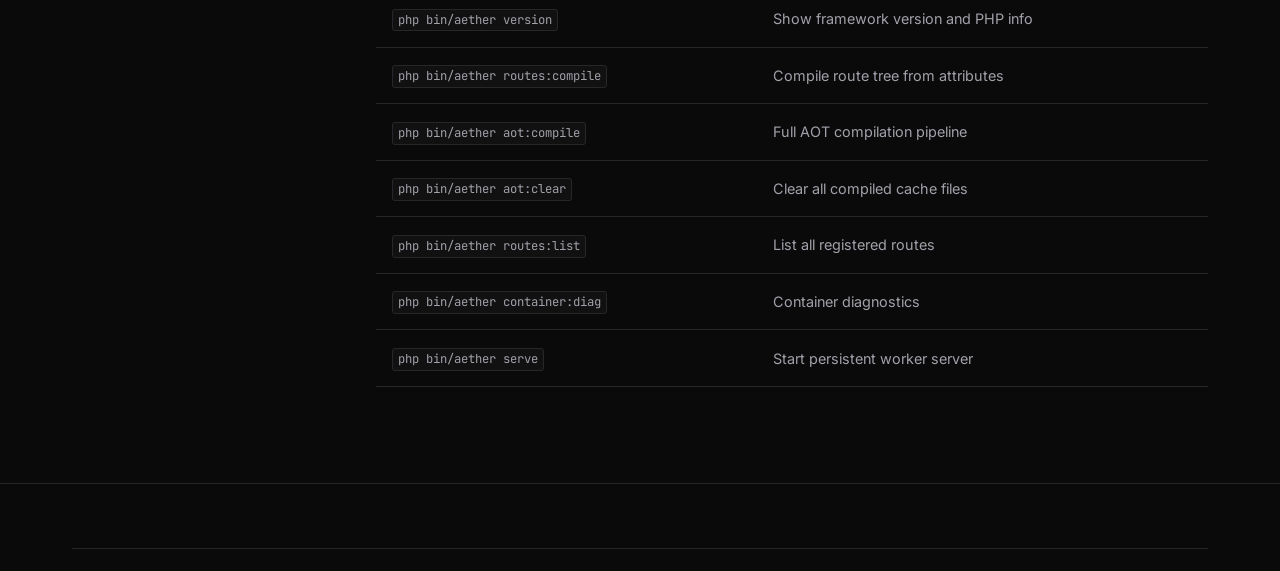
<file: docs/documentation.html>
<!DOCTYPE html>
<html lang="en">
<head>
    <meta charset="UTF-8">
    <meta name="viewport" content="width=device-width, initial-scale=1.0">
    <title>Documentation - AETHER Framework</title>
    <meta name="description" content="Complete documentation for the AETHER PHP framework covering routing, dependency injection, fibers, AOT compilation, and the CLI.">
    <link rel="preconnect" href="https://fonts.googleapis.com">
    <link rel="preconnect" href="https://fonts.gstatic.com" crossorigin>
    <link href="https://fonts.googleapis.com/css2?family=Inter:wght@400;500;600;700;800&family=JetBrains+Mono:wght@400;500;600&display=swap" rel="stylesheet">
    <link rel="stylesheet" href="css/style.css">
    <link rel="icon" href="favicon.svg" type="image/svg+xml">
</head>
<body>
    <header class="header">
        <div class="header-inner">
            <a href="index.html" class="header-logo"><span class="logo-mark">A</span> AETHER</a>
            <nav class="header-nav" id="main-nav">
                <a href="index.html#features">Features</a>
                <a href="documentation.html" class="active">Docs</a>
                <a href="guide.html">Guide</a>
            </nav>
            <div class="header-actions">
                <a href="https://github.com/kisalnelaka/aether" class="btn btn-ghost" target="_blank" rel="noopener">GitHub</a>
                <a href="guide.html" class="btn btn-primary">Get Started</a>
                <button class="mobile-toggle" id="mobile-toggle" aria-label="Toggle menu">&#9776;</button>
            </div>
        </div>
    </header>

    <div class="container">
        <div class="docs-layout">
            <aside class="docs-sidebar">
                <div class="sidebar-section">
                    <div class="sidebar-title">Getting Started</div>
                    <ul class="sidebar-nav">
                        <li><a href="#overview" class="active">Overview</a></li>
                        <li><a href="#installation">Installation</a></li>
                        <li><a href="#quickstart">Quick Start</a></li>
                    </ul>
                </div>
                <div class="sidebar-section">
                    <div class="sidebar-title">Core</div>
                    <ul class="sidebar-nav">
                        <li><a href="#architecture">Architecture</a></li>
                        <li><a href="#routing">Routing</a></li>
                        <li><a href="#container">Container</a></li>
                        <li><a href="#http">HTTP Layer</a></li>
                        <li><a href="#middleware">Middleware</a></li>
                    </ul>
                </div>
                <div class="sidebar-section">
                    <div class="sidebar-title">Advanced</div>
                    <ul class="sidebar-nav">
                        <li><a href="#fibers">Fibers</a></li>
                        <li><a href="#aot">AOT Compiler</a></li>
                        <li><a href="#workers">Workers</a></li>
                        <li><a href="#cache">Shared Cache</a></li>
                        <li><a href="#cli">CLI Reference</a></li>
                    </ul>
                </div>
            </aside>

            <main class="docs-content">

                <!-- OVERVIEW -->
                <section id="overview">
                    <h1>Documentation</h1>
                    <p>AETHER is a PHP 8.3 framework. It runs in persistent memory, uses Fibers, and doesn't rely on Composer. It's fast and small. Read this before opening an issue.</p>

                    <table>
                        <thead><tr><th>Property</th><th>Value</th></tr></thead>
                        <tbody>
                            <tr><td>PHP Version</td><td>8.3+</td></tr>
                            <tr><td>Core Size</td><td>Under 240KB</td></tr>
                            <tr><td>Dependencies</td><td>None</td></tr>
                            <tr><td>Routing</td><td>Radix Tree, O(K)</td></tr>
                            <tr><td>Concurrency</td><td>PHP Fibers</td></tr>
                            <tr><td>Runtime Reflection</td><td>None (AOT)</td></tr>
                        </tbody>
                    </table>
                </section>

                <!-- INSTALLATION -->
                <section id="installation">
                    <h2>Installation</h2>
                    <p>Just clone it. We don't use Composer here.</p>
<pre><code>git clone https://github.com/kisalnelaka/aether.git myapp
cd myapp</code></pre>
                    <p>The autoloader handles everything. You don't need `vendor/autoload.php`.</p>
                </section>

                <!-- QUICK START -->
                <section id="quickstart">
                    <h2>Quick Start</h2>
                    <p>Create a file. Register a route. Run it. It's not complicated.</p>
<pre><code><span class="token-keyword">&lt;?php</span>
<span class="token-keyword">declare</span>(<span class="token-function">strict_types</span>: <span class="token-number">1</span>);
<span class="token-keyword">require_once</span> <span class="token-variable">__DIR__</span> . <span class="token-string">'/aether.php'</span>;

<span class="token-keyword">use</span> <span class="token-type">Aether\Kernel\Application</span>;

<span class="token-variable">$app</span> = <span class="token-type">Application</span>::<span class="token-function">create</span>(<span class="token-variable">__DIR__</span>);
<span class="token-variable">$app</span>-><span class="token-function">get</span>(<span class="token-string">'/'</span>, <span class="token-string">'HomeController@index'</span>);
<span class="token-variable">$app</span>-><span class="token-function">run</span>();</code></pre>
                    <p>Start the built-in PHP server:</p>
<pre><code>php -S localhost:8080 index.php</code></pre>
                </section>

                <!-- ARCHITECTURE -->
                <section id="architecture">
                    <h2>Architecture</h2>
                    <p>Normal PHP is wasteful. It boots, runs, and dies. AETHER boots once and stays alive.</p>
                    <table>
                        <thead><tr><th>Module</th><th>Responsibility</th><th>Key Classes</th></tr></thead>
                        <tbody>
                            <tr><td>Alpha</td><td>Persistent Execution Engine</td><td>WorkerManager, Container, SharedMemoryCache</td></tr>
                            <tr><td>Beta</td><td>Radix Tree Router</td><td>RadixTree, Router, RouteCompiler</td></tr>
                            <tr><td>Gamma</td><td>Fiber Async I/O</td><td>Scheduler, WebSocketServer, JobQueue, ConnectionPool</td></tr>
                            <tr><td>Delta</td><td>Zero-Reflection Schema</td><td>AOT\Compiler, AOT\HydratorGenerator, AOT\ValidationGenerator</td></tr>
                        </tbody>
                    </table>

                    <h3>Request Lifecycle</h3>
                    <ol>
                        <li>Worker receives raw HTTP data</li>
                        <li>Immutable Request object is created</li>
                        <li>Router matches the path via the Radix Tree</li>
                        <li>Route parameters are injected into the Request</li>
                        <li>Global middleware pipeline executes</li>
                        <li>Route-specific middleware executes</li>
                        <li>Controller method is invoked</li>
                        <li>Response is returned up the pipeline</li>
                        <li>Response is sent to the client</li>
                        <li>Ephemeral services are reset</li>
                    </ol>

                    <h3>Memory Model</h3>
                    <table>
                        <thead><tr><th>Scope</th><th>Lifetime</th><th>Examples</th></tr></thead>
                        <tbody>
                            <tr><td>Persistent</td><td>Entire worker process</td><td>DB pool, config, compiled routes</td></tr>
                            <tr><td>Ephemeral</td><td>Single request</td><td>Request data, auth context</td></tr>
                            <tr><td>Transient</td><td>Single resolve call</td><td>DTOs, value objects</td></tr>
                        </tbody>
                    </table>
                </section>

                <!-- ROUTING -->
                <section id="routing">
                    <h2>Routing</h2>
                    <p>Regex routers are slow. I built a radix tree. Matching is O(K) where K is segment count. It's fast.</p>

                    <h3>Defining Routes</h3>
<pre><code><span class="token-comment">// Manual registration</span>
<span class="token-variable">$app</span>-><span class="token-function">get</span>(<span class="token-string">'/users'</span>, <span class="token-string">'UserController@index'</span>);
<span class="token-variable">$app</span>-><span class="token-function">post</span>(<span class="token-string">'/users'</span>, <span class="token-string">'UserController@store'</span>);
<span class="token-variable">$app</span>-><span class="token-function">put</span>(<span class="token-string">'/users/{id}'</span>, <span class="token-string">'UserController@update'</span>);
<span class="token-variable">$app</span>-><span class="token-function">delete</span>(<span class="token-string">'/users/{id}'</span>, <span class="token-string">'UserController@destroy'</span>);</code></pre>

                    <h3>Attribute-Based Routing</h3>
<pre><code><span class="token-attr">#[Controller(prefix: '/api')]</span>
<span class="token-keyword">final class</span> <span class="token-type">UserController</span>
{
    <span class="token-attr">#[Get(path: '/users/{id}', name: 'users.show')]</span>
    <span class="token-keyword">public function</span> <span class="token-function">show</span>(<span class="token-type">Request</span> <span class="token-variable">$r</span>): <span class="token-type">Response</span> { <span class="token-comment">/* ... */</span> }
}</code></pre>
                    <p>Available attributes: <code>#[Get]</code>, <code>#[Post]</code>, <code>#[Put]</code>, <code>#[Delete]</code>, <code>#[Patch]</code>, <code>#[Route]</code>.</p>

                    <h3>Dynamic Parameters</h3>
                    <p>Use <code>{name}</code> syntax. Access via <code>$request->getRouteParam('name')</code>.</p>

                    <h3>Wildcard Catch-All</h3>
                    <p>Use <code>{name*}</code> to capture the remainder of the path:</p>
<pre><code><span class="token-variable">$app</span>-><span class="token-function">get</span>(<span class="token-string">'/files/{path*}'</span>, <span class="token-string">'FileController@serve'</span>);
<span class="token-comment">// /files/docs/readme.md  =>  path = "docs/readme.md"</span></code></pre>

                    <h3>Route Groups</h3>
<pre><code><span class="token-variable">$app</span>-><span class="token-function">group</span>(<span class="token-string">'/admin'</span>, <span class="token-keyword">function</span> (<span class="token-variable">$r</span>) {
    <span class="token-variable">$r</span>-><span class="token-function">get</span>(<span class="token-string">'/dashboard'</span>, <span class="token-string">'AdminController@dash'</span>);
}, <span class="token-attr">middleware</span>: [<span class="token-string">'AuthMiddleware'</span>]);</code></pre>

                    <h3>Named Routes and URL Generation</h3>
<pre><code><span class="token-variable">$url</span> = <span class="token-variable">$app</span>-><span class="token-function">getRouter</span>()-><span class="token-function">url</span>(<span class="token-string">'users.show'</span>, [<span class="token-string">'id'</span> => <span class="token-string">'42'</span>]);
<span class="token-comment">// Result: "/users/42"</span></code></pre>

                    <h3>Matching Priority</h3>
                    <ol>
                        <li>Static segments (exact match) -- highest priority</li>
                        <li>Dynamic parameters (<code>{id}</code>)</li>
                        <li>Wildcard catch-all (<code>{path*}</code>) -- lowest priority</li>
                    </ol>
                </section>

                <!-- CONTAINER -->
                <section id="container">
                    <h2>Dependency Injection Container</h2>
                    <p>The standard PHP container model is broken for long running apps. This container forces you to use scopes so you don't leak memory.</p>

                    <h3>Registration</h3>
<pre><code><span class="token-comment">// Persistent: created once, survives across requests</span>
<span class="token-variable">$container</span>-><span class="token-function">persistent</span>(<span class="token-type">DbPool</span>::<span class="token-keyword">class</span>, <span class="token-keyword">fn</span>() => <span class="token-keyword">new</span> <span class="token-type">DbPool</span>());

<span class="token-comment">// Ephemeral: recreated per request</span>
<span class="token-variable">$container</span>-><span class="token-function">ephemeral</span>(<span class="token-type">AuthContext</span>::<span class="token-keyword">class</span>, <span class="token-keyword">fn</span>(<span class="token-variable">$c</span>) => <span class="token-keyword">new</span> <span class="token-type">AuthContext</span>(<span class="token-variable">$c</span>-><span class="token-function">resolve</span>(<span class="token-type">Request</span>::<span class="token-keyword">class</span>)));

<span class="token-comment">// Transient: new instance every resolve</span>
<span class="token-variable">$container</span>-><span class="token-function">transient</span>(<span class="token-type">Validator</span>::<span class="token-keyword">class</span>);

<span class="token-comment">// Instance: pre-built object</span>
<span class="token-variable">$container</span>-><span class="token-function">instance</span>(<span class="token-type">Config</span>::<span class="token-keyword">class</span>, <span class="token-keyword">new</span> <span class="token-type">Config</span>([...]));

<span class="token-comment">// Alias: interface to concrete</span>
<span class="token-variable">$container</span>-><span class="token-function">alias</span>(<span class="token-type">LoggerInterface</span>::<span class="token-keyword">class</span>, <span class="token-type">FileLogger</span>::<span class="token-keyword">class</span>);</code></pre>

                    <h3>Resolution</h3>
<pre><code><span class="token-variable">$service</span> = <span class="token-variable">$container</span>-><span class="token-function">resolve</span>(<span class="token-type">UserService</span>::<span class="token-keyword">class</span>);</code></pre>

                    <h3>Circular Dependency Detection</h3>
                    <p>If A needs B and B needs A, the container throws an error. Fix your architecture instead of relying on magic resolvers.</p>

                    <h3>Ephemeral Reset</h3>
                    <p>The Kernel calls <code>$container->resetEphemerals()</code> at the end of each request cycle, destroying all per-request services to prevent state leakage.</p>
                </section>

                <!-- HTTP -->
                <section id="http">
                    <h2>HTTP Layer</h2>
                    <h3>Request</h3>
                    <p>The Request is immutable and built from raw data. Don't use superglobals.</p>
<pre><code><span class="token-variable">$method</span> = <span class="token-variable">$request</span>-><span class="token-function">getMethod</span>();
<span class="token-variable">$path</span>   = <span class="token-variable">$request</span>-><span class="token-function">getPath</span>();
<span class="token-variable">$body</span>   = <span class="token-variable">$request</span>-><span class="token-function">json</span>();
<span class="token-variable">$param</span>  = <span class="token-variable">$request</span>-><span class="token-function">getRouteParam</span>(<span class="token-string">'id'</span>);
<span class="token-variable">$header</span> = <span class="token-variable">$request</span>-><span class="token-function">getHeader</span>(<span class="token-string">'Authorization'</span>);
<span class="token-variable">$query</span>  = <span class="token-variable">$request</span>-><span class="token-function">getQuery</span>(<span class="token-string">'page'</span>, <span class="token-string">'1'</span>);</code></pre>

                    <h3>Response</h3>
<pre><code><span class="token-type">Response</span>::<span class="token-function">json</span>([<span class="token-string">'data'</span> => <span class="token-variable">$items</span>]);
<span class="token-type">Response</span>::<span class="token-function">json</span>([<span class="token-string">'error'</span> => <span class="token-string">'Not found'</span>], <span class="token-number">404</span>);
<span class="token-type">Response</span>::<span class="token-function">html</span>(<span class="token-string">'&lt;h1&gt;Hello&lt;/h1&gt;'</span>);
<span class="token-type">Response</span>::<span class="token-function">redirect</span>(<span class="token-string">'/login'</span>);
<span class="token-type">Response</span>::<span class="token-function">noContent</span>();</code></pre>
                </section>

                <!-- MIDDLEWARE -->
                <section id="middleware">
                    <h2>Middleware</h2>
                    <p>Middleware implements the <code>MiddlewareInterface</code> with a single <code>handle</code> method:</p>
<pre><code><span class="token-keyword">final class</span> <span class="token-type">CorsMiddleware</span> <span class="token-keyword">implements</span> <span class="token-type">MiddlewareInterface</span>
{
    <span class="token-keyword">public function</span> <span class="token-function">handle</span>(<span class="token-type">Request</span> <span class="token-variable">$req</span>, <span class="token-keyword">callable</span> <span class="token-variable">$next</span>): <span class="token-type">Response</span>
    {
        <span class="token-variable">$response</span> = <span class="token-variable">$next</span>(<span class="token-variable">$req</span>);
        <span class="token-keyword">return</span> <span class="token-variable">$response</span>
            -><span class="token-function">withHeader</span>(<span class="token-string">'Access-Control-Allow-Origin'</span>, <span class="token-string">'*'</span>);
    }
}</code></pre>
                    <p>Register globally or per-route:</p>
<pre><code><span class="token-variable">$app</span>-><span class="token-function">middleware</span>(<span class="token-type">CorsMiddleware</span>::<span class="token-keyword">class</span>); <span class="token-comment">// global</span></code></pre>
                </section>

                <!-- FIBERS -->
                <section id="fibers">
                    <h2>Fibers</h2>
                    <p>We use PHP 8.1 Fibers. They let us do non-blocking I/O without the callback hell.</p>

                    <h3>Scheduler</h3>
<pre><code><span class="token-variable">$scheduler</span> = <span class="token-keyword">new</span> <span class="token-type">Scheduler</span>();
<span class="token-variable">$deferred</span> = <span class="token-variable">$scheduler</span>-><span class="token-function">defer</span>(<span class="token-keyword">function</span> () {
    <span class="token-keyword">return</span> <span class="token-string">"Result from fiber"</span>;
});
<span class="token-variable">$scheduler</span>-><span class="token-function">run</span>();
<span class="token-variable">$result</span> = <span class="token-variable">$deferred</span>-><span class="token-function">await</span>();</code></pre>

                    <h3>Async Database</h3>
<pre><code><span class="token-variable">$db</span> = <span class="token-keyword">new</span> <span class="token-type">AsyncDatabase</span>(<span class="token-variable">$scheduler</span>, [
    <span class="token-string">'driver'</span> => <span class="token-string">'mysql'</span>,
    <span class="token-string">'host'</span> => <span class="token-string">'127.0.0.1'</span>,
    <span class="token-string">'database'</span> => <span class="token-string">'myapp'</span>,
    <span class="token-string">'username'</span> => <span class="token-string">'root'</span>,
]);

<span class="token-variable">$users</span> = <span class="token-variable">$db</span>-><span class="token-function">query</span>(<span class="token-string">'SELECT * FROM users WHERE active = ?'</span>, [<span class="token-number">1</span>]);</code></pre>

                    <h3>Async HTTP Client</h3>
<pre><code><span class="token-variable">$http</span> = <span class="token-keyword">new</span> <span class="token-type">AsyncHttpClient</span>(<span class="token-variable">$scheduler</span>);
<span class="token-variable">$resp</span> = <span class="token-variable">$http</span>-><span class="token-function">get</span>(<span class="token-string">'https://api.example.com/data'</span>);
<span class="token-variable">$resp</span> = <span class="token-variable">$http</span>-><span class="token-function">postJson</span>(<span class="token-string">'https://api.example.com/hook'</span>, [<span class="token-string">'event'</span> => <span class="token-string">'test'</span>]);</code></pre>
                </section>

                <!-- AOT -->
                <section id="aot">
                    <h2>AOT Compiler</h2>
                    <p>Reflection at runtime is stupid. The AOT compiler scans your code during build and dumps plain PHP arrays.</p>

                    <h3>What Gets Compiled</h3>
                    <table>
                        <thead><tr><th>Input</th><th>Output</th></tr></thead>
                        <tbody>
                            <tr><td>#[Route] attributes</td><td>compiled_routes.php (Radix Tree array)</td></tr>
                            <tr><td>#[Inject] attributes</td><td>compiled_hydrators.php (static factories)</td></tr>
                            <tr><td>#[Validate] attributes</td><td>compiled_validators.php (flat if-statements)</td></tr>
                            <tr><td>#[Listener] attributes</td><td>compiled_events.php (dispatch maps)</td></tr>
                            <tr><td>#[Entity] attributes</td><td>compiled_entities.php (ORM hydrators)</td></tr>
                            <tr><td>#[Command] attributes</td><td>compiled_commands.php (CLI map)</td></tr>
                            <tr><td>All PHP classes</td><td>compiled_classmap.php (autoloader map)</td></tr>
                        </tbody>
                    </table>
                    <h3>Usage</h3>
<pre><code>php bin/aether aot:compile</code></pre>
                    <p>Configure scan paths in <code>config/aether.php</code>:</p>
<pre><code><span class="token-string">'controllers'</span> => [
    <span class="token-string">'App\\Controllers'</span> => <span class="token-variable">__DIR__</span> . <span class="token-string">'/../app/Controllers'</span>,
],
<span class="token-string">'services'</span> => [
    <span class="token-string">'App\\Services'</span> => <span class="token-variable">__DIR__</span> . <span class="token-string">'/../app/Services'</span>,
],</code></pre>
                </section>

                <!-- WORKERS -->
                <section id="workers">
                    <h2>Worker Manager</h2>
                    <p>Workers boot the framework once and handle thousands of requests. Don't use `php -S` in production.</p>
                    <h3>Configuration</h3>
                    <table>
                        <thead><tr><th>Setting</th><th>Default</th><th>Description</th></tr></thead>
                        <tbody>
                            <tr><td>workers</td><td>4</td><td>Number of worker processes</td></tr>
                            <tr><td>worker_mode</td><td>stdio</td><td>Protocol: stdio, roadrunner, socket</td></tr>
                            <tr><td>max_requests</td><td>10000</td><td>Requests before worker recycle</td></tr>
                        </tbody>
                    </table>
                    <h3>Signals</h3>
                    <ul>
                        <li><code>SIGTERM</code> / <code>SIGINT</code>: Graceful shutdown</li>
                        <li><code>SIGUSR2</code>: Hot-reload (kill and respawn all workers)</li>
                    </ul>
                </section>

                <!-- CACHE -->
                <section id="cache">
                    <h2>Shared Memory Cache</h2>
                    <p>Workers share data via shmop. Don't hit the disk for everything.</p>
<pre><code><span class="token-variable">$cache</span> = <span class="token-keyword">new</span> <span class="token-type">SharedMemoryCache</span>(<span class="token-attr">key</span>: <span class="token-number">0x4145</span>, <span class="token-attr">size</span>: <span class="token-number">1_048_576</span>);
<span class="token-variable">$cache</span>-><span class="token-function">set</span>(<span class="token-string">'users:count'</span>, <span class="token-number">42</span>, <span class="token-attr">ttl</span>: <span class="token-number">300</span>);
<span class="token-variable">$count</span> = <span class="token-variable">$cache</span>-><span class="token-function">get</span>(<span class="token-string">'users:count'</span>);</code></pre>
                </section>

                <!-- CLI -->
                <section id="cli">
                    <h2>CLI</h2>
                    <p>It's a CLI tool. Use it.</p>
                    <table>
                        <thead><tr><th>Command</th><th>Description</th></tr></thead>
                        <tbody>
                            <tr><td><code>php bin/aether version</code></td><td>Show framework version and PHP info</td></tr>
                            <tr><td><code>php bin/aether routes:compile</code></td><td>Compile route tree from attributes</td></tr>
                            <tr><td><code>php bin/aether aot:compile</code></td><td>Full AOT compilation pipeline</td></tr>
                            <tr><td><code>php bin/aether aot:clear</code></td><td>Clear all compiled cache files</td></tr>
                            <tr><td><code>php bin/aether routes:list</code></td><td>List all registered routes</td></tr>
                            <tr><td><code>php bin/aether container:diag</code></td><td>Container diagnostics</td></tr>
                            <tr><td><code>php bin/aether serve</code></td><td>Start persistent worker server</td></tr>
                        </tbody>
                    </table>
                </section>

            </main>
        </div>
    </div>

    <footer class="footer">
        <div class="container">
            <div class="footer-bottom">
                <span>MIT License. Built by <a href="https://github.com/kisalnelaka" target="_blank" rel="noopener">Kisal Nelaka</a>.</span>
                <div class="footer-social">
                    <a href="https://github.com/kisalnelaka" target="_blank" rel="noopener">GitHub</a>
                    <a href="https://linkedin.com/in/kisalnelaka" target="_blank" rel="noopener">LinkedIn</a>
                    <a href="mailto:kisalnelaka6@gmail.com">Email</a>
                </div>
            </div>
        </div>
    </footer>
    <script src="js/main.js"></script>
</body>
</html>
</file>
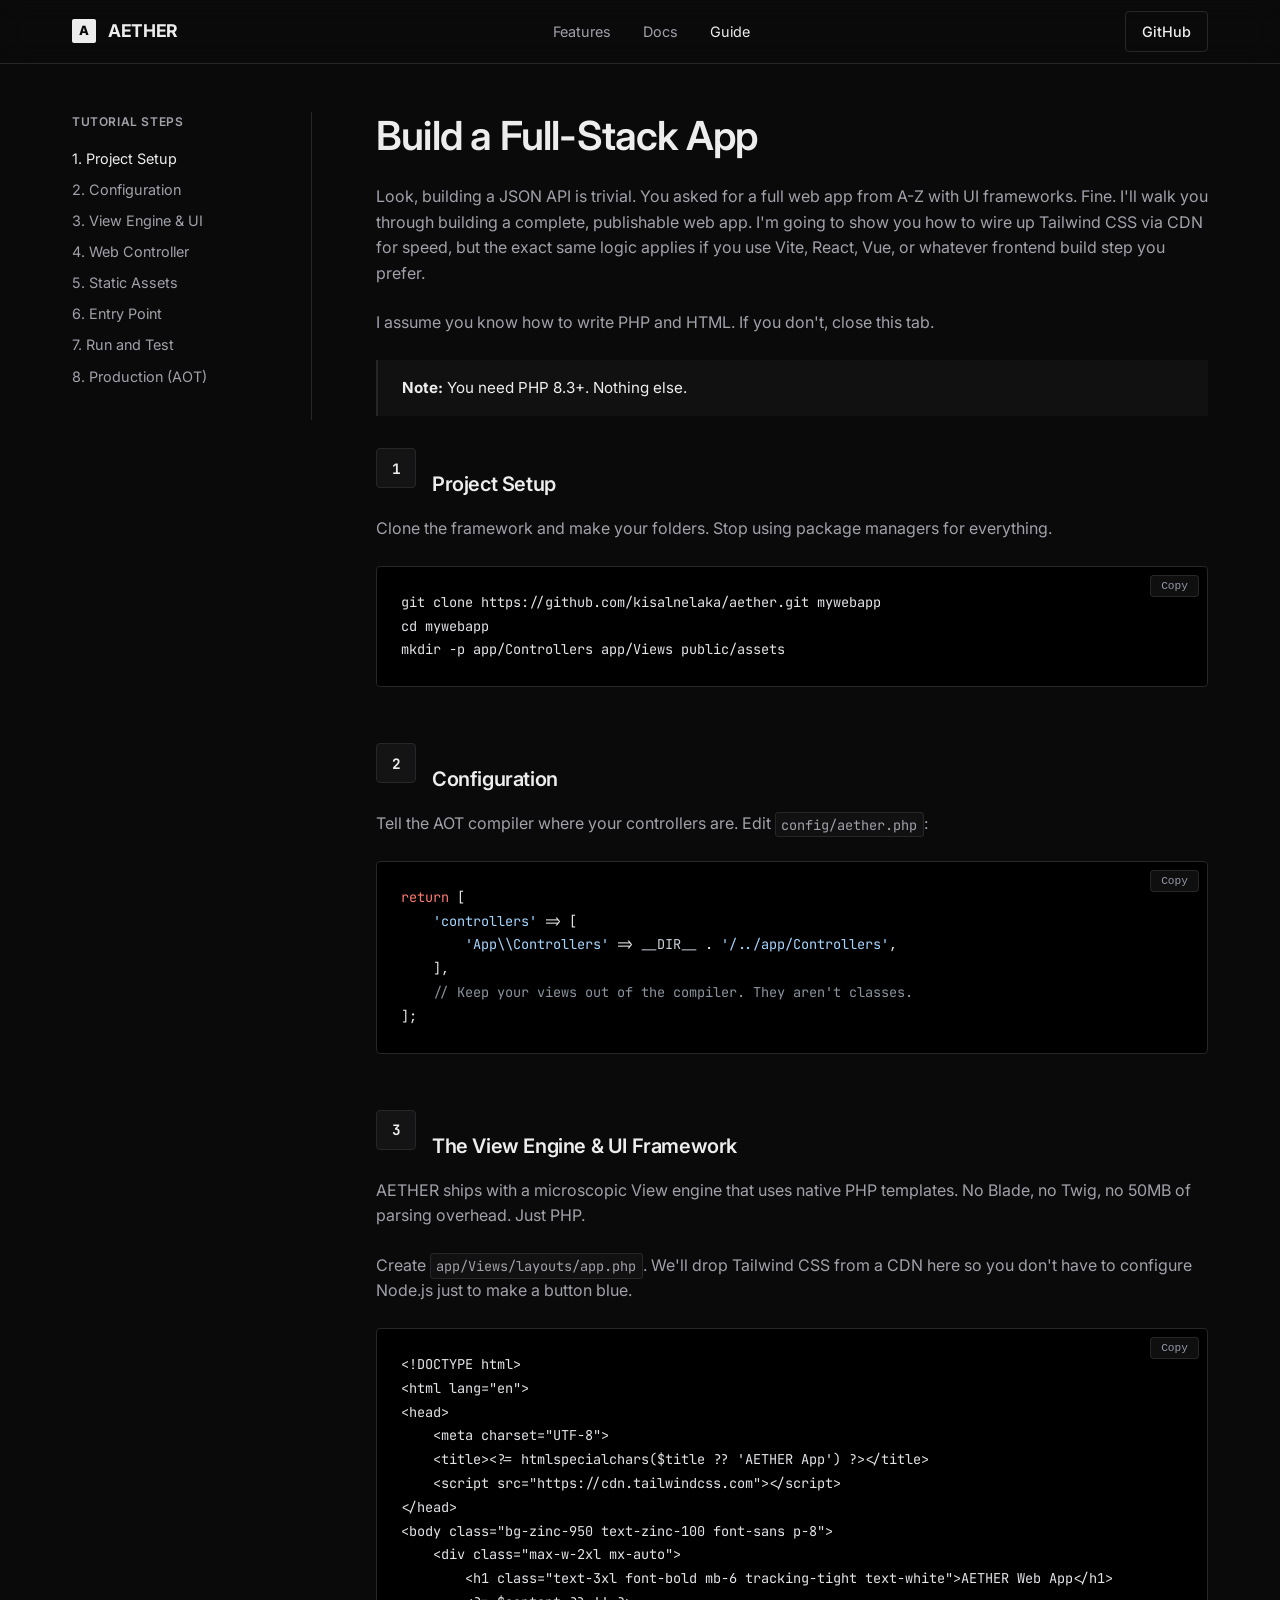
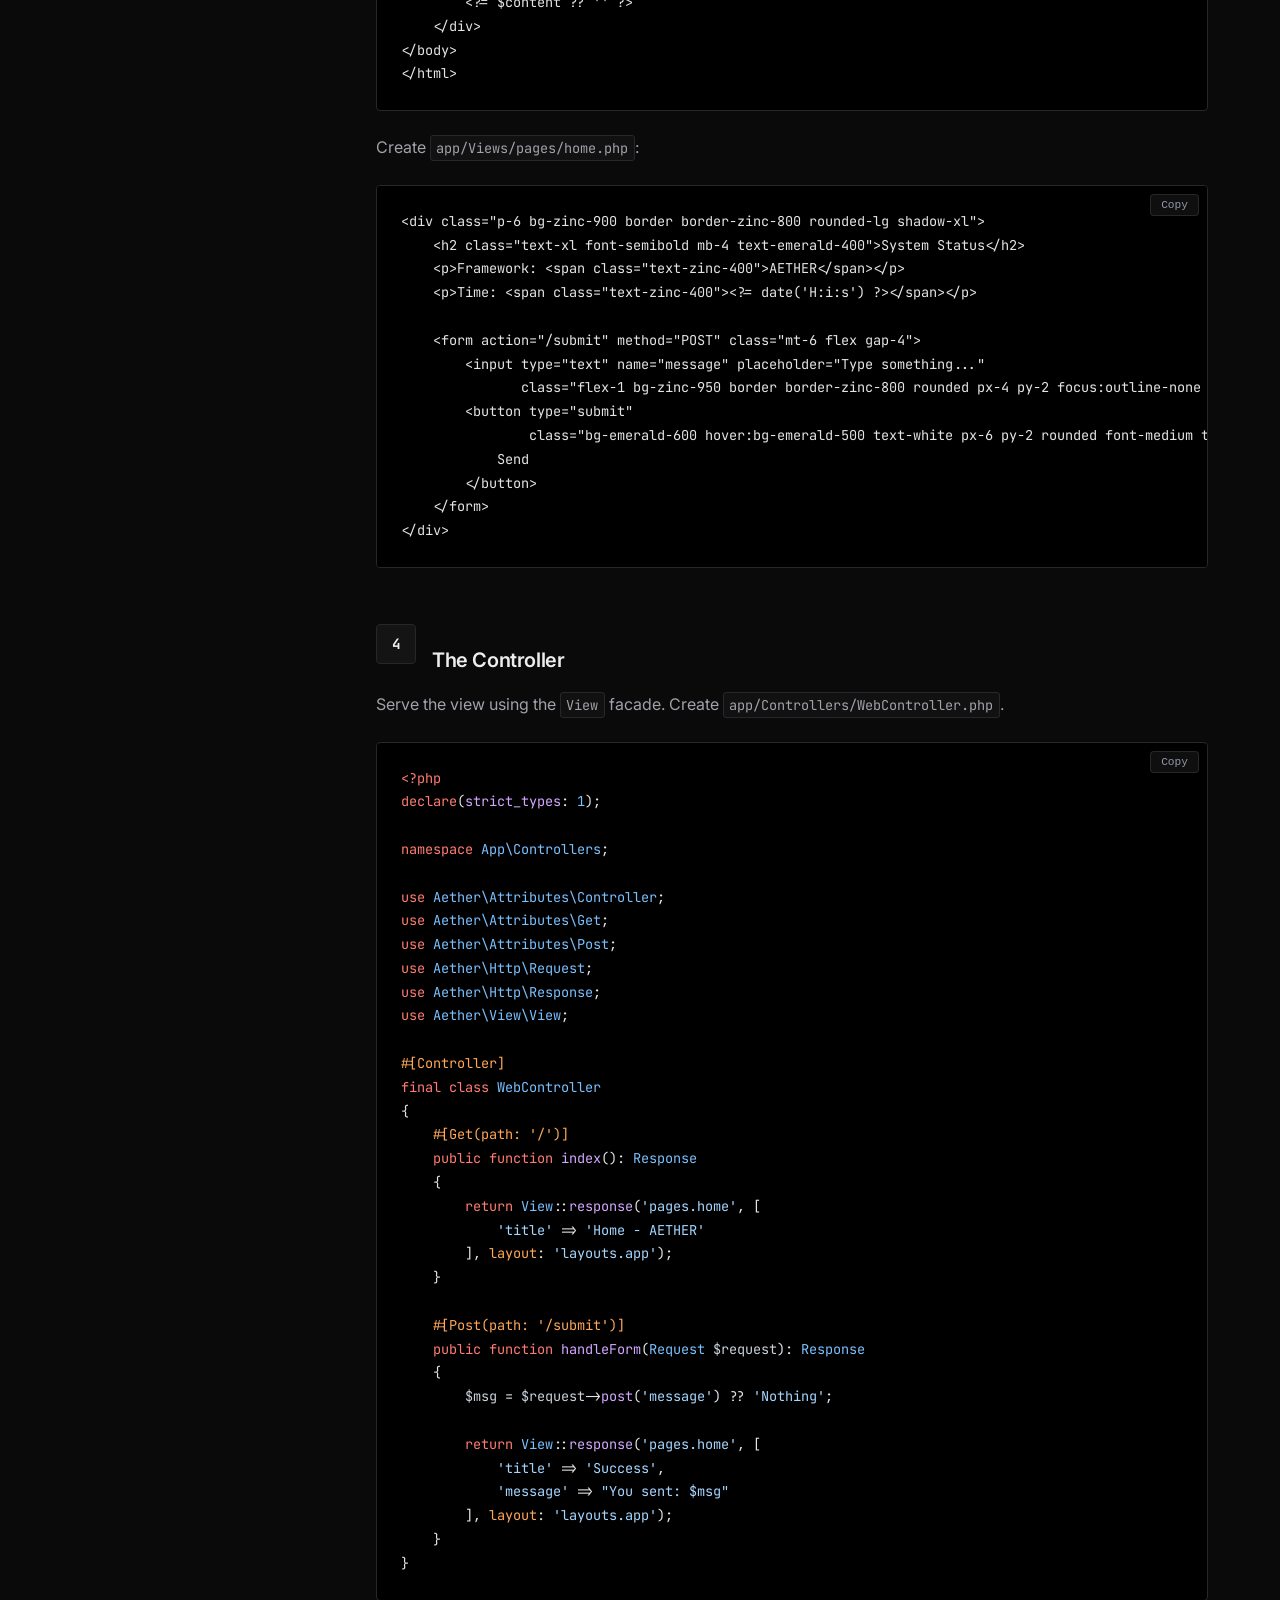
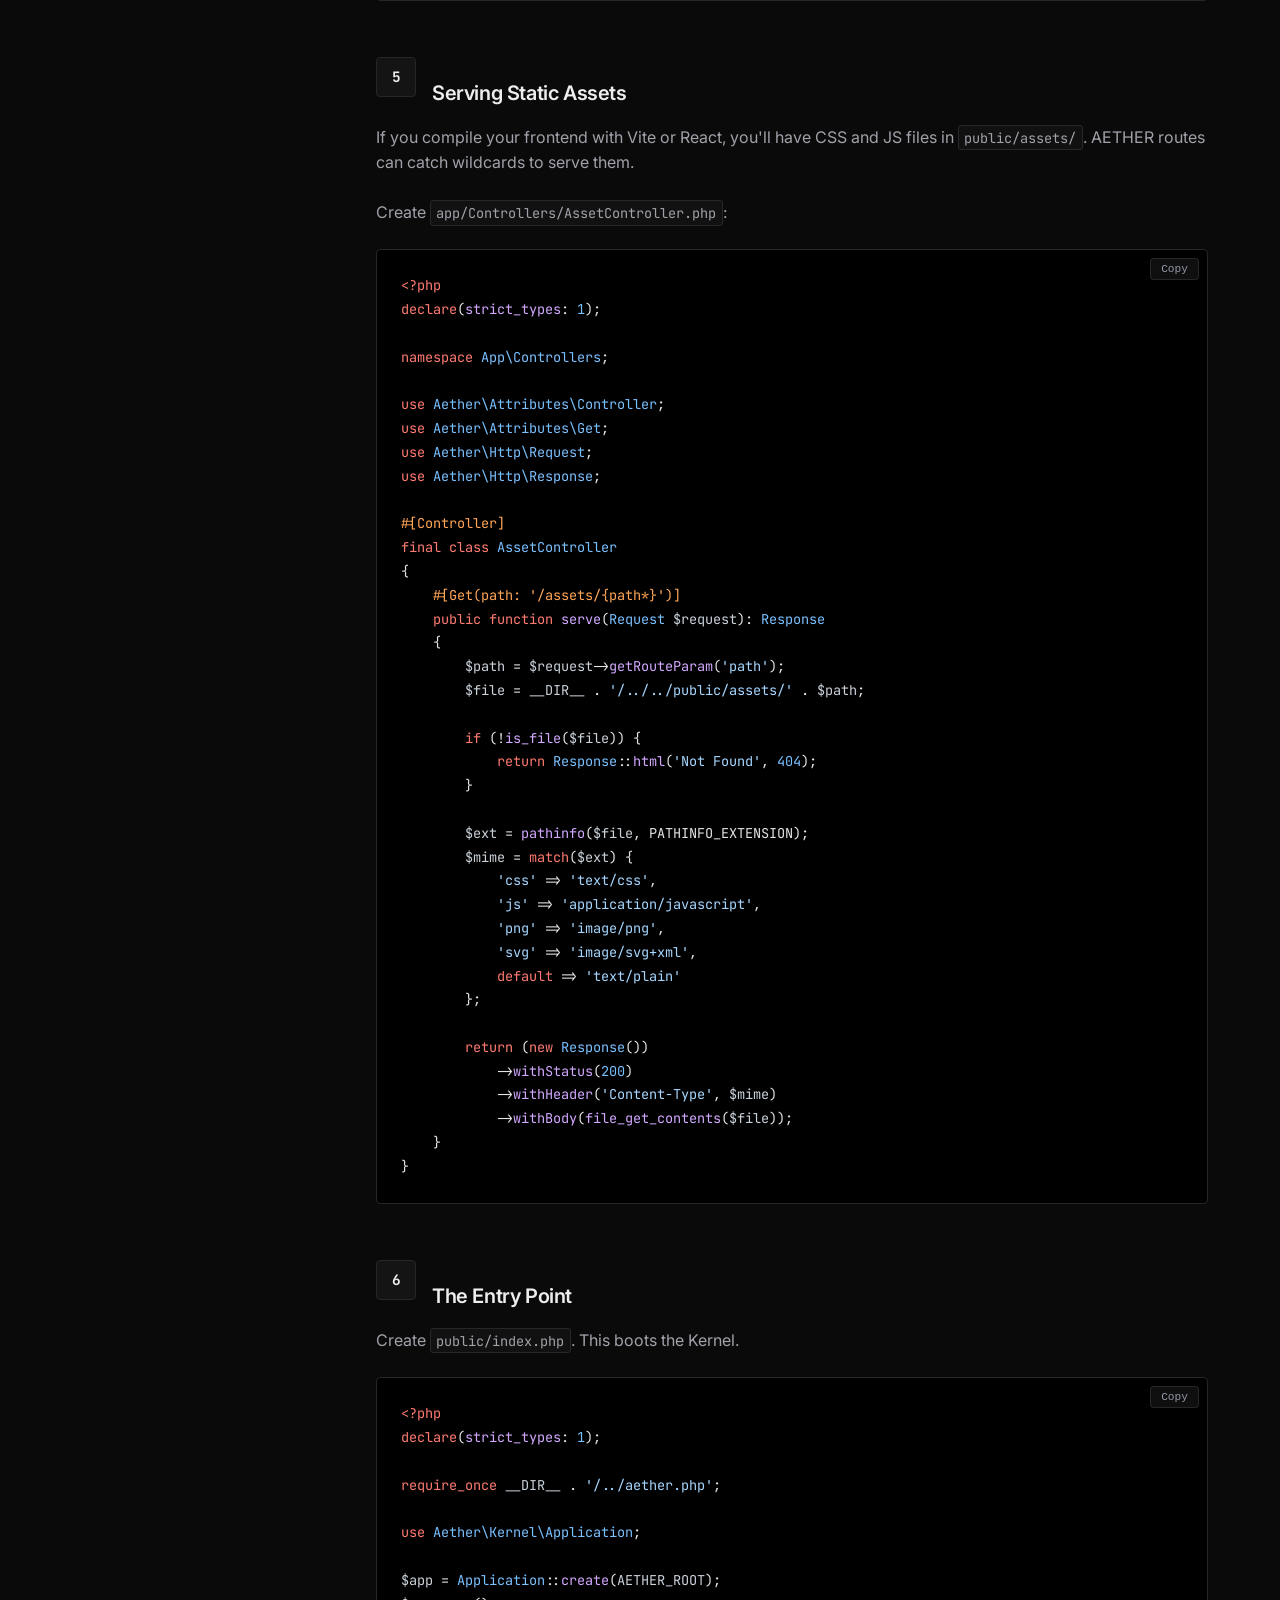
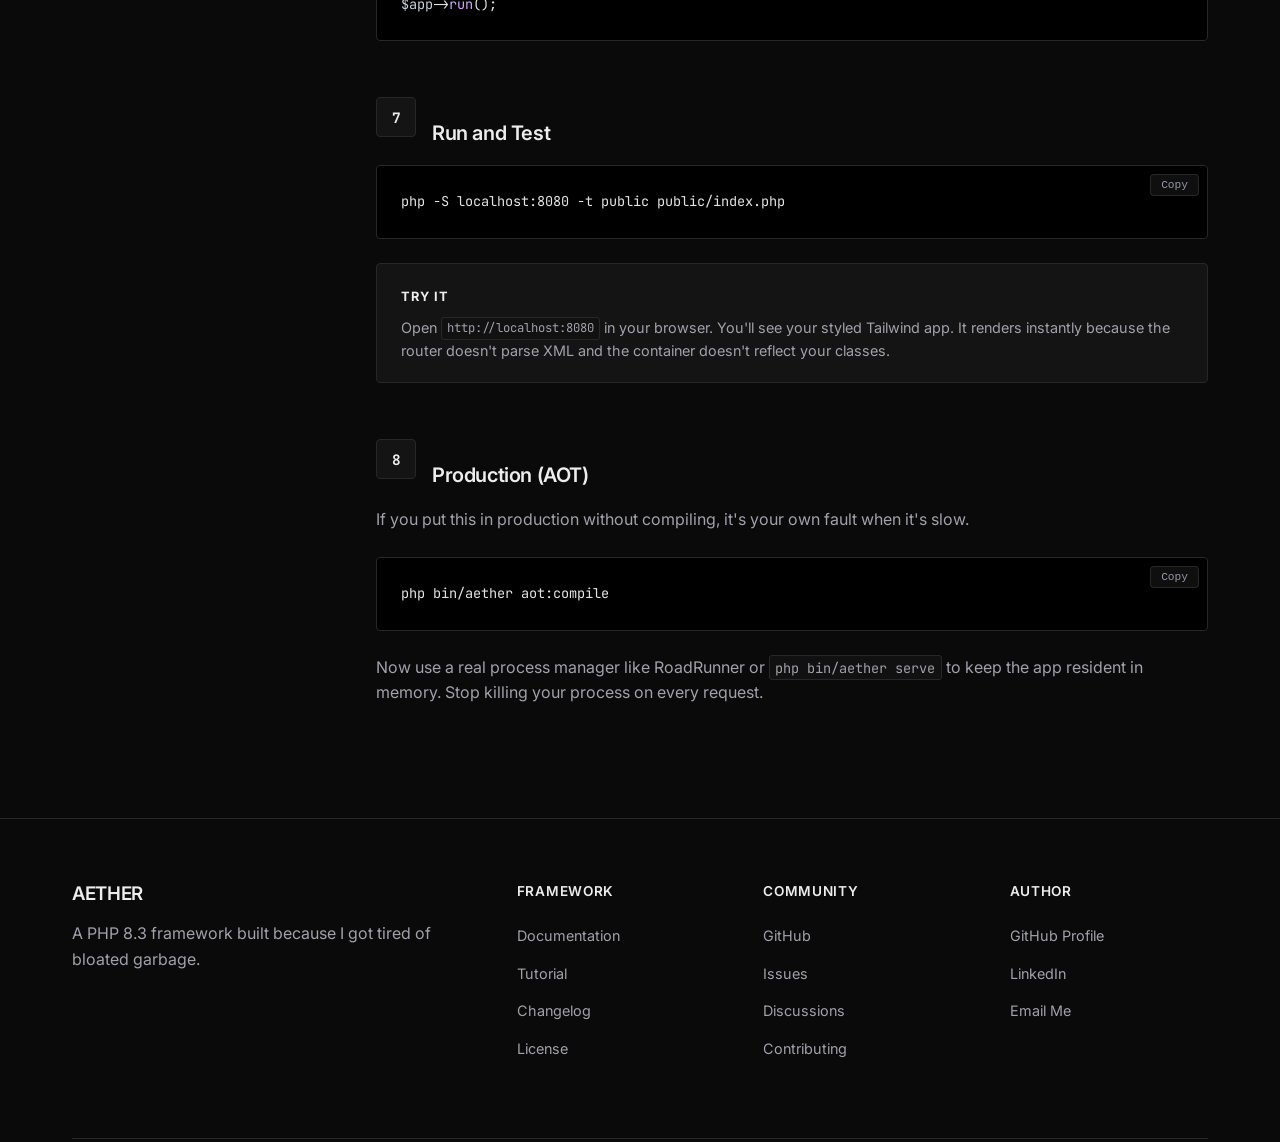
<file: docs/guide.html>
<!DOCTYPE html>
<html lang="en">
<head>
    <meta charset="UTF-8">
    <meta name="viewport" content="width=device-width, initial-scale=1.0">
    <title>Tutorial - AETHER Framework</title>
    <meta name="description" content="Step-by-step guide to building a complete publishable web app with the AETHER PHP framework.">
    <link rel="preconnect" href="https://fonts.googleapis.com">
    <link rel="preconnect" href="https://fonts.gstatic.com" crossorigin>
    <link href="https://fonts.googleapis.com/css2?family=Inter:wght@400;500;600;700;800&family=JetBrains+Mono:wght@400;500;600&display=swap" rel="stylesheet">
    <link rel="stylesheet" href="css/style.css">
    <link rel="icon" href="favicon.svg" type="image/svg+xml">
    <style>
        .step { counter-increment: step-counter; margin-bottom: 3rem; }
        .step-header { display: flex; align-items: center; gap: 1rem; margin-bottom: 1.25rem; }
        .step-number {
            width: 40px; height: 40px; border-radius: 4px;
            background: var(--bg-card); border: 1px solid var(--border);
            display: flex; align-items: center; justify-content: center;
            font-weight: 700; color: var(--text-primary); font-size: 0.9rem; flex-shrink: 0;
            font-family: var(--font-mono);
        }
        .step-header h3 { margin-bottom: 0; }
        .guide-progress {
            position: fixed; top: var(--header-height); left: 0; right: 0;
            height: 2px; background: transparent; z-index: 999;
        }
        .guide-progress-bar {
            height: 100%; background: var(--text-primary);
            width: 0%; transition: width 100ms ease;
        }
        .try-it {
            background: var(--bg-card); border: 1px solid var(--border);
            border-radius: var(--radius); padding: 1.25rem 1.5rem;
            margin: 1rem 0 1.5rem; font-size: 0.9rem;
        }
        .try-it strong { color: var(--text-primary); font-size: 0.8rem; text-transform: uppercase; letter-spacing: 0.08em; }
    </style>
</head>
<body>
    <div class="guide-progress"><div class="guide-progress-bar" id="progress-bar"></div></div>

    <header class="header">
        <div class="header-inner">
            <a href="index.html" class="header-logo"><span class="logo-mark">A</span> AETHER</a>
            <nav class="header-nav" id="main-nav">
                <a href="index.html#features">Features</a>
                <a href="documentation.html">Docs</a>
                <a href="guide.html" class="active">Guide</a>
            </nav>
            <div class="header-actions">
                <a href="https://github.com/kisalnelaka/aether" class="btn btn-ghost" target="_blank" rel="noopener">GitHub</a>
                <button class="mobile-toggle" id="mobile-toggle" aria-label="Toggle menu">&#9776;</button>
            </div>
        </div>
    </header>

    <div class="container">
        <div class="docs-layout">
            <aside class="docs-sidebar">
                <div class="sidebar-section">
                    <div class="sidebar-title">Tutorial Steps</div>
                    <ul class="sidebar-nav">
                        <li><a href="#step-1" class="active">1. Project Setup</a></li>
                        <li><a href="#step-2">2. Configuration</a></li>
                        <li><a href="#step-3">3. View Engine & UI</a></li>
                        <li><a href="#step-4">4. Web Controller</a></li>
                        <li><a href="#step-5">5. Static Assets</a></li>
                        <li><a href="#step-6">6. Entry Point</a></li>
                        <li><a href="#step-7">7. Run and Test</a></li>
                        <li><a href="#step-8">8. Production (AOT)</a></li>
                    </ul>
                </div>
            </aside>

            <main class="docs-content">
                <h1>Build a Full-Stack App</h1>
                <p>Look, building a JSON API is trivial. You asked for a full web app from A-Z with UI frameworks. Fine. I'll walk you through building a complete, publishable web app. I'm going to show you how to wire up Tailwind CSS via CDN for speed, but the exact same logic applies if you use Vite, React, Vue, or whatever frontend build step you prefer.</p>
                <p>I assume you know how to write PHP and HTML. If you don't, close this tab.</p>

                <div class="callout callout-info">
                    <strong>Note:</strong> You need PHP 8.3+. Nothing else.
                </div>

                <!-- STEP 1 -->
                <section id="step-1" class="step">
                    <div class="step-header"><div class="step-number">1</div><h3>Project Setup</h3></div>
                    <p>Clone the framework and make your folders. Stop using package managers for everything.</p>
<pre><code>git clone https://github.com/kisalnelaka/aether.git mywebapp
cd mywebapp
mkdir -p app/Controllers app/Views public/assets</code></pre>
                </section>

                <!-- STEP 2 -->
                <section id="step-2" class="step">
                    <div class="step-header"><div class="step-number">2</div><h3>Configuration</h3></div>
                    <p>Tell the AOT compiler where your controllers are. Edit <code>config/aether.php</code>:</p>
<pre><code><span class="token-keyword">return</span> [
    <span class="token-string">'controllers'</span> => [
        <span class="token-string">'App\\Controllers'</span> => <span class="token-variable">__DIR__</span> . <span class="token-string">'/../app/Controllers'</span>,
    ],
    <span class="token-comment">// Keep your views out of the compiler. They aren't classes.</span>
];</code></pre>
                </section>

                <!-- STEP 3 -->
                <section id="step-3" class="step">
                    <div class="step-header"><div class="step-number">3</div><h3>The View Engine & UI Framework</h3></div>
                    <p>AETHER ships with a microscopic View engine that uses native PHP templates. No Blade, no Twig, no 50MB of parsing overhead. Just PHP.</p>
                    <p>Create <code>app/Views/layouts/app.php</code>. We'll drop Tailwind CSS from a CDN here so you don't have to configure Node.js just to make a button blue.</p>
<pre><code>&lt;!DOCTYPE html&gt;
&lt;html lang="en"&gt;
&lt;head&gt;
    &lt;meta charset="UTF-8"&gt;
    &lt;title&gt;&lt;?= htmlspecialchars($title ?? 'AETHER App') ?&gt;&lt;/title&gt;
    &lt;script src="https://cdn.tailwindcss.com"&gt;&lt;/script&gt;
&lt;/head&gt;
&lt;body class="bg-zinc-950 text-zinc-100 font-sans p-8"&gt;
    &lt;div class="max-w-2xl mx-auto"&gt;
        &lt;h1 class="text-3xl font-bold mb-6 tracking-tight text-white"&gt;AETHER Web App&lt;/h1&gt;
        &lt;?= $content ?? '' ?&gt;
    &lt;/div&gt;
&lt;/body&gt;
&lt;/html&gt;</code></pre>
                    <p>Create <code>app/Views/pages/home.php</code>:</p>
<pre><code>&lt;div class="p-6 bg-zinc-900 border border-zinc-800 rounded-lg shadow-xl"&gt;
    &lt;h2 class="text-xl font-semibold mb-4 text-emerald-400"&gt;System Status&lt;/h2&gt;
    &lt;p&gt;Framework: &lt;span class="text-zinc-400"&gt;AETHER&lt;/span&gt;&lt;/p&gt;
    &lt;p&gt;Time: &lt;span class="text-zinc-400"&gt;&lt;?= date('H:i:s') ?&gt;&lt;/span&gt;&lt;/p&gt;
    
    &lt;form action="/submit" method="POST" class="mt-6 flex gap-4"&gt;
        &lt;input type="text" name="message" placeholder="Type something..." 
               class="flex-1 bg-zinc-950 border border-zinc-800 rounded px-4 py-2 focus:outline-none focus:border-emerald-500 text-white"&gt;
        &lt;button type="submit" 
                class="bg-emerald-600 hover:bg-emerald-500 text-white px-6 py-2 rounded font-medium transition-colors"&gt;
            Send
        &lt;/button&gt;
    &lt;/form&gt;
&lt;/div&gt;</code></pre>
                </section>

                <!-- STEP 4 -->
                <section id="step-4" class="step">
                    <div class="step-header"><div class="step-number">4</div><h3>The Controller</h3></div>
                    <p>Serve the view using the <code>View</code> facade. Create <code>app/Controllers/WebController.php</code>.</p>
<pre><code><span class="token-keyword">&lt;?php</span>
<span class="token-keyword">declare</span>(<span class="token-function">strict_types</span>: <span class="token-number">1</span>);

<span class="token-keyword">namespace</span> <span class="token-type">App\Controllers</span>;

<span class="token-keyword">use</span> <span class="token-type">Aether\Attributes\Controller</span>;
<span class="token-keyword">use</span> <span class="token-type">Aether\Attributes\Get</span>;
<span class="token-keyword">use</span> <span class="token-type">Aether\Attributes\Post</span>;
<span class="token-keyword">use</span> <span class="token-type">Aether\Http\Request</span>;
<span class="token-keyword">use</span> <span class="token-type">Aether\Http\Response</span>;
<span class="token-keyword">use</span> <span class="token-type">Aether\View\View</span>;

<span class="token-attr">#[Controller]</span>
<span class="token-keyword">final class</span> <span class="token-type">WebController</span>
{
    <span class="token-attr">#[Get(path: '/')]</span>
    <span class="token-keyword">public function</span> <span class="token-function">index</span>(): <span class="token-type">Response</span>
    {
        <span class="token-keyword">return</span> <span class="token-type">View</span>::<span class="token-function">response</span>(<span class="token-string">'pages.home'</span>, [
            <span class="token-string">'title'</span> => <span class="token-string">'Home - AETHER'</span>
        ], <span class="token-attr">layout</span>: <span class="token-string">'layouts.app'</span>);
    }

    <span class="token-attr">#[Post(path: '/submit')]</span>
    <span class="token-keyword">public function</span> <span class="token-function">handleForm</span>(<span class="token-type">Request</span> <span class="token-variable">$request</span>): <span class="token-type">Response</span>
    {
        <span class="token-variable">$msg</span> = <span class="token-variable">$request</span>-><span class="token-function">post</span>(<span class="token-string">'message'</span>) ?? <span class="token-string">'Nothing'</span>;
        
        <span class="token-keyword">return</span> <span class="token-type">View</span>::<span class="token-function">response</span>(<span class="token-string">'pages.home'</span>, [
            <span class="token-string">'title'</span> => <span class="token-string">'Success'</span>,
            <span class="token-string">'message'</span> => <span class="token-string">"You sent: $msg"</span>
        ], <span class="token-attr">layout</span>: <span class="token-string">'layouts.app'</span>);
    }
}</code></pre>
                </section>

                <!-- STEP 5 -->
                <section id="step-5" class="step">
                    <div class="step-header"><div class="step-number">5</div><h3>Serving Static Assets</h3></div>
                    <p>If you compile your frontend with Vite or React, you'll have CSS and JS files in <code>public/assets/</code>. AETHER routes can catch wildcards to serve them.</p>
                    <p>Create <code>app/Controllers/AssetController.php</code>:</p>
<pre><code><span class="token-keyword">&lt;?php</span>
<span class="token-keyword">declare</span>(<span class="token-function">strict_types</span>: <span class="token-number">1</span>);

<span class="token-keyword">namespace</span> <span class="token-type">App\Controllers</span>;

<span class="token-keyword">use</span> <span class="token-type">Aether\Attributes\Controller</span>;
<span class="token-keyword">use</span> <span class="token-type">Aether\Attributes\Get</span>;
<span class="token-keyword">use</span> <span class="token-type">Aether\Http\Request</span>;
<span class="token-keyword">use</span> <span class="token-type">Aether\Http\Response</span>;

<span class="token-attr">#[Controller]</span>
<span class="token-keyword">final class</span> <span class="token-type">AssetController</span>
{
    <span class="token-attr">#[Get(path: '/assets/{path*}')]</span>
    <span class="token-keyword">public function</span> <span class="token-function">serve</span>(<span class="token-type">Request</span> <span class="token-variable">$request</span>): <span class="token-type">Response</span>
    {
        <span class="token-variable">$path</span> = <span class="token-variable">$request</span>-><span class="token-function">getRouteParam</span>(<span class="token-string">'path'</span>);
        <span class="token-variable">$file</span> = <span class="token-variable">__DIR__</span> . <span class="token-string">'/../../public/assets/'</span> . <span class="token-variable">$path</span>;

        <span class="token-keyword">if</span> (!<span class="token-function">is_file</span>(<span class="token-variable">$file</span>)) {
            <span class="token-keyword">return</span> <span class="token-type">Response</span>::<span class="token-function">html</span>(<span class="token-string">'Not Found'</span>, <span class="token-number">404</span>);
        }

        <span class="token-variable">$ext</span> = <span class="token-function">pathinfo</span>(<span class="token-variable">$file</span>, <span class="token-constant">PATHINFO_EXTENSION</span>);
        <span class="token-variable">$mime</span> = <span class="token-keyword">match</span>(<span class="token-variable">$ext</span>) {
            <span class="token-string">'css'</span> => <span class="token-string">'text/css'</span>,
            <span class="token-string">'js'</span> => <span class="token-string">'application/javascript'</span>,
            <span class="token-string">'png'</span> => <span class="token-string">'image/png'</span>,
            <span class="token-string">'svg'</span> => <span class="token-string">'image/svg+xml'</span>,
            <span class="token-keyword">default</span> => <span class="token-string">'text/plain'</span>
        };

        <span class="token-keyword">return</span> (<span class="token-keyword">new</span> <span class="token-type">Response</span>())
            -><span class="token-function">withStatus</span>(<span class="token-number">200</span>)
            -><span class="token-function">withHeader</span>(<span class="token-string">'Content-Type'</span>, <span class="token-variable">$mime</span>)
            -><span class="token-function">withBody</span>(<span class="token-function">file_get_contents</span>(<span class="token-variable">$file</span>));
    }
}</code></pre>
                </section>

                <!-- STEP 6 -->
                <section id="step-6" class="step">
                    <div class="step-header"><div class="step-number">6</div><h3>The Entry Point</h3></div>
                    <p>Create <code>public/index.php</code>. This boots the Kernel.</p>
<pre><code><span class="token-keyword">&lt;?php</span>
<span class="token-keyword">declare</span>(<span class="token-function">strict_types</span>: <span class="token-number">1</span>);

<span class="token-keyword">require_once</span> <span class="token-variable">__DIR__</span> . <span class="token-string">'/../aether.php'</span>;

<span class="token-keyword">use</span> <span class="token-type">Aether\Kernel\Application</span>;

<span class="token-variable">$app</span> = <span class="token-type">Application</span>::<span class="token-function">create</span>(<span class="token-variable">AETHER_ROOT</span>);
<span class="token-variable">$app</span>-><span class="token-function">run</span>();</code></pre>
                </section>

                <!-- STEP 7 -->
                <section id="step-7" class="step">
                    <div class="step-header"><div class="step-number">7</div><h3>Run and Test</h3></div>
<pre><code>php -S localhost:8080 -t public public/index.php</code></pre>
                    <div class="try-it">
                        <strong>Try it</strong>
                        <p style="margin-top: 0.5rem; margin-bottom: 0;">Open <code>http://localhost:8080</code> in your browser. You'll see your styled Tailwind app. It renders instantly because the router doesn't parse XML and the container doesn't reflect your classes.</p>
                    </div>
                </section>

                <!-- STEP 8 -->
                <section id="step-8" class="step">
                    <div class="step-header"><div class="step-number">8</div><h3>Production (AOT)</h3></div>
                    <p>If you put this in production without compiling, it's your own fault when it's slow.</p>
<pre><code>php bin/aether aot:compile</code></pre>
                    <p>Now use a real process manager like RoadRunner or <code>php bin/aether serve</code> to keep the app resident in memory. Stop killing your process on every request.</p>
                </section>
            </main>
        </div>
    </div>

    <footer class="footer">
        <div class="container">
            <div class="footer-grid">
                <div class="footer-brand">
                    <h3>AETHER</h3>
                    <p>A PHP 8.3 framework built because I got tired of bloated garbage.</p>
                </div>
                <div class="footer-col">
                    <h4>Framework</h4>
                    <ul>
                        <li><a href="documentation.html">Documentation</a></li>
                        <li><a href="guide.html">Tutorial</a></li>
                        <li><a href="https://github.com/kisalnelaka/aether/blob/main/CHANGELOG.md">Changelog</a></li>
                        <li><a href="https://github.com/kisalnelaka/aether/blob/main/LICENSE">License</a></li>
                    </ul>
                </div>
                <div class="footer-col">
                    <h4>Community</h4>
                    <ul>
                        <li><a href="https://github.com/kisalnelaka/aether" target="_blank" rel="noopener">GitHub</a></li>
                        <li><a href="https://github.com/kisalnelaka/aether/issues" target="_blank" rel="noopener">Issues</a></li>
                        <li><a href="https://github.com/kisalnelaka/aether/discussions" target="_blank" rel="noopener">Discussions</a></li>
                        <li><a href="https://github.com/kisalnelaka/aether/blob/main/CONTRIBUTING.md" target="_blank" rel="noopener">Contributing</a></li>
                    </ul>
                </div>
                <div class="footer-col">
                    <h4>Author</h4>
                    <ul>
                        <li><a href="https://github.com/kisalnelaka" target="_blank" rel="noopener">GitHub Profile</a></li>
                        <li><a href="https://linkedin.com/in/kisalnelaka" target="_blank" rel="noopener">LinkedIn</a></li>
                        <li><a href="mailto:kisalnelaka6@gmail.com">Email Me</a></li>
                    </ul>
                </div>
            </div>
            <div class="footer-bottom">
                <span>MIT License. Built by <a href="https://github.com/kisalnelaka" target="_blank" rel="noopener">Kisal Nelaka</a>.</span>
                <div class="footer-social">
                    <a href="https://github.com/kisalnelaka" target="_blank" rel="noopener" aria-label="GitHub">GitHub</a>
                    <a href="https://linkedin.com/in/kisalnelaka" target="_blank" rel="noopener" aria-label="LinkedIn">LinkedIn</a>
                    <a href="mailto:kisalnelaka6@gmail.com" aria-label="Email">Email</a>
                </div>
            </div>
        </div>
    </footer>

    <script src="js/main.js"></script>
    <script>
        // Reading progress bar
        window.addEventListener('scroll', function () {
            var bar = document.getElementById('progress-bar');
            if (!bar) return;
            var docH = document.documentElement.scrollHeight - window.innerHeight;
            var pct = docH > 0 ? (window.scrollY / docH) * 100 : 0;
            bar.style.width = Math.min(pct, 100) + '%';
        });
    </script>
</body>
</html>
</file>
<file: docs/css/style.css>
:root {
    --bg-primary: #0a0a0a;
    --bg-secondary: #111111;
    --bg-card: #141414;
    --text-primary: #ededed;
    --text-secondary: #a1a1aa;
    --accent: #ffffff;
    --accent-hover: #e5e5e5;
    --border: #27272a;
    --border-hover: #3f3f46;
    
    --font-sans: 'Inter', -apple-system, BlinkMacSystemFont, "Segoe UI", Roboto, sans-serif;
    --font-mono: 'JetBrains Mono', ui-monospace, SFMono-Regular, Menlo, Monaco, Consolas, monospace;
    
    --radius: 4px;
    --header-height: 64px;
}

* {
    box-sizing: border-box;
    margin: 0;
    padding: 0;
}

body {
    font-family: var(--font-sans);
    background-color: var(--bg-primary);
    color: var(--text-primary);
    line-height: 1.6;
    -webkit-font-smoothing: antialiased;
}

a {
    color: var(--text-primary);
    text-decoration: none;
    transition: color 0.2s;
}

a:hover {
    color: var(--text-secondary);
}

.container {
    max-width: 1200px;
    margin: 0 auto;
    padding: 0 2rem;
}

/* Typography */
h1, h2, h3, h4, h5 {
    font-weight: 600;
    line-height: 1.2;
    letter-spacing: -0.02em;
    color: var(--text-primary);
}

p {
    color: var(--text-secondary);
    margin-bottom: 1.5rem;
}

code {
    font-family: var(--font-mono);
    font-size: 0.85em;
    background: var(--bg-secondary);
    padding: 0.2em 0.4em;
    border-radius: 3px;
    border: 1px solid var(--border);
}

pre {
    background: #000;
    padding: 1.5rem;
    border-radius: var(--radius);
    border: 1px solid var(--border);
    overflow-x: auto;
    margin-bottom: 1.5rem;
}

pre code {
    background: transparent;
    padding: 0;
    border: none;
    color: #e4e4e7;
    font-size: 0.85rem;
    line-height: 1.7;
}

/* Header */
.header {
    position: fixed;
    top: 0;
    left: 0;
    right: 0;
    height: var(--header-height);
    background: rgba(10, 10, 10, 0.8);
    backdrop-filter: blur(12px);
    -webkit-backdrop-filter: blur(12px);
    border-bottom: 1px solid var(--border);
    z-index: 100;
}

.header-inner {
    max-width: 1200px;
    margin: 0 auto;
    padding: 0 2rem;
    height: 100%;
    display: flex;
    align-items: center;
    justify-content: space-between;
}

.header-logo {
    font-weight: 700;
    font-size: 1.1rem;
    letter-spacing: -0.02em;
    display: flex;
    align-items: center;
    gap: 0.75rem;
}

.logo-mark {
    display: inline-flex;
    align-items: center;
    justify-content: center;
    width: 24px;
    height: 24px;
    background: var(--text-primary);
    color: var(--bg-primary);
    font-weight: 800;
    border-radius: 2px;
    font-size: 0.8rem;
}

.header-nav {
    display: flex;
    gap: 2rem;
}

.header-nav a {
    font-size: 0.9rem;
    color: var(--text-secondary);
}

.header-nav a:hover, .header-nav a.active {
    color: var(--text-primary);
}

.header-actions {
    display: flex;
    gap: 1rem;
    align-items: center;
}

.mobile-toggle {
    display: none;
    background: none;
    border: none;
    color: var(--text-primary);
    font-size: 1.5rem;
    cursor: pointer;
}

/* Buttons */
.btn {
    display: inline-flex;
    align-items: center;
    justify-content: center;
    padding: 0.5rem 1rem;
    font-size: 0.9rem;
    font-weight: 500;
    border-radius: var(--radius);
    transition: all 0.2s;
    cursor: pointer;
}

.btn-primary {
    background: var(--text-primary);
    color: var(--bg-primary);
    border: 1px solid var(--text-primary);
}

.btn-primary:hover {
    background: transparent;
    color: var(--text-primary);
}

.btn-ghost {
    background: transparent;
    color: var(--text-primary);
    border: 1px solid var(--border);
}

.btn-ghost:hover {
    border-color: var(--text-primary);
}

.btn-lg {
    padding: 0.75rem 1.5rem;
    font-size: 1rem;
}

/* Hero */
.hero {
    padding: 8rem 0 4rem;
    text-align: left;
    border-bottom: 1px solid var(--border);
}

.hero-content {
    max-width: 800px;
    margin: 0;
}

.hero h1 {
    font-size: clamp(3rem, 5vw, 4.5rem);
    margin-bottom: 1.5rem;
    letter-spacing: -0.04em;
}

.hero-description {
    font-size: 1.25rem;
    color: var(--text-secondary);
    margin-bottom: 2.5rem;
    max-width: 600px;
}

.hero-actions {
    display: flex;
    gap: 1rem;
    margin-bottom: 4rem;
}

/* Layout Utilities */
.section {
    padding: 6rem 0;
    border-bottom: 1px solid var(--border);
}

.section-label {
    text-transform: uppercase;
    font-size: 0.75rem;
    letter-spacing: 0.1em;
    color: var(--text-secondary);
    margin-bottom: 1rem;
    font-weight: 600;
}

.section-title {
    font-size: 2.5rem;
    margin-bottom: 1rem;
    letter-spacing: -0.03em;
}

.section-subtitle {
    font-size: 1.1rem;
    max-width: 600px;
    margin-bottom: 3rem;
}

/* Metrics */
.metrics {
    border-bottom: 1px solid var(--border);
    background: var(--bg-secondary);
}

.metrics-grid {
    display: grid;
    grid-template-columns: repeat(auto-fit, minmax(200px, 1fr));
    gap: 2rem;
    padding: 3rem 0;
}

.metric {
    border-left: 1px solid var(--border);
    padding-left: 1.5rem;
}

.metric-value {
    font-size: 2rem;
    font-weight: 600;
    color: var(--text-primary);
    margin-bottom: 0.25rem;
}

.metric-label {
    font-size: 0.85rem;
    color: var(--text-secondary);
    text-transform: uppercase;
    letter-spacing: 0.05em;
}

/* Features Grid */
.features-grid {
    display: grid;
    grid-template-columns: repeat(auto-fit, minmax(250px, 1fr));
    gap: 2rem;
}

.feature-card {
    padding: 2rem;
    background: var(--bg-secondary);
    border: 1px solid var(--border);
    border-radius: var(--radius);
}

.feature-card h3 {
    font-size: 1.1rem;
    margin-bottom: 1rem;
}

.feature-card p {
    font-size: 0.9rem;
    margin-bottom: 0;
}

/* Code Tabs */
.code-example {
    background: #000;
    border: 1px solid var(--border);
    border-radius: var(--radius);
    overflow: hidden;
}

.code-tabs {
    display: flex;
    border-bottom: 1px solid var(--border);
    background: var(--bg-card);
}

.code-tab {
    background: none;
    border: none;
    border-right: 1px solid var(--border);
    padding: 0.75rem 1.5rem;
    color: var(--text-secondary);
    font-size: 0.85rem;
    font-family: var(--font-mono);
    cursor: pointer;
    transition: background 0.2s;
}

.code-tab.active {
    background: #000;
    color: var(--text-primary);
    border-bottom: 1px solid transparent;
    margin-bottom: -1px;
}

.code-panel {
    display: none;
}

.code-panel.active {
    display: block;
}

.code-panel pre {
    margin: 0;
    border: none;
    border-radius: 0;
}

/* Architecture Grid */
.arch-grid {
    display: grid;
    grid-template-columns: repeat(auto-fit, minmax(250px, 1fr));
    gap: 1.5rem;
}

.arch-card {
    padding: 2rem;
    border: 1px solid var(--border);
    border-radius: var(--radius);
}

.arch-letter {
    font-family: var(--font-mono);
    font-size: 1.5rem;
    color: var(--text-secondary);
    margin-bottom: 1rem;
}

.arch-card h4 {
    margin-bottom: 0.5rem;
}

/* Docs Grid */
.docs-grid {
    display: grid;
    grid-template-columns: repeat(auto-fit, minmax(300px, 1fr));
    gap: 1rem;
}

.doc-link {
    display: flex;
    gap: 1.5rem;
    padding: 1.5rem;
    border: 1px solid var(--border);
    border-radius: var(--radius);
    transition: all 0.2s;
}

.doc-link:hover {
    border-color: var(--border-hover);
    background: var(--bg-secondary);
}

.doc-icon {
    font-family: var(--font-mono);
    font-weight: bold;
    color: var(--text-secondary);
}

.doc-link-text h4 {
    margin-bottom: 0.25rem;
}

.doc-link-text p {
    font-size: 0.85rem;
    margin: 0;
}

/* Docs Layout */
.docs-layout {
    display: grid;
    grid-template-columns: 240px 1fr;
    gap: 4rem;
    padding: calc(var(--header-height) + 3rem) 0 4rem;
}

.docs-sidebar {
    position: sticky;
    top: calc(var(--header-height) + 2rem);
    height: max-content;
    border-right: 1px solid var(--border);
    padding-right: 2rem;
}

.sidebar-title {
    font-size: 0.75rem;
    text-transform: uppercase;
    letter-spacing: 0.05em;
    color: var(--text-secondary);
    margin-bottom: 1rem;
    font-weight: 600;
}

.sidebar-nav {
    list-style: none;
    margin-bottom: 2rem;
}

.sidebar-nav li {
    margin-bottom: 0.5rem;
}

.sidebar-nav a {
    font-size: 0.9rem;
    color: var(--text-secondary);
    display: block;
}

.sidebar-nav a:hover, .sidebar-nav a.active {
    color: var(--text-primary);
}

.docs-content {
    min-width: 0;
}

.docs-content h1 {
    font-size: 2.5rem;
    margin-bottom: 1.5rem;
}

.docs-content h2 {
    font-size: 1.75rem;
    margin: 3rem 0 1rem;
    padding-top: 1rem;
    border-top: 1px solid var(--border);
}

.docs-content h3 {
    font-size: 1.25rem;
    margin: 2rem 0 1rem;
}

.docs-content ul, .docs-content ol {
    color: var(--text-secondary);
    margin-bottom: 1.5rem;
    padding-left: 1.5rem;
}

.docs-content li {
    margin-bottom: 0.5rem;
}

.docs-content table {
    width: 100%;
    border-collapse: collapse;
    margin: 2rem 0;
    font-size: 0.9rem;
}

.docs-content th, .docs-content td {
    text-align: left;
    padding: 1rem;
    border-bottom: 1px solid var(--border);
}

.docs-content th {
    font-weight: 500;
    color: var(--text-primary);
}

.docs-content td {
    color: var(--text-secondary);
}

/* Callouts */
.callout {
    padding: 1rem 1.5rem;
    border-left: 2px solid var(--border);
    background: var(--bg-secondary);
    margin: 1.5rem 0;
    font-size: 0.95rem;
}

/* Footer */
.footer {
    border-top: 1px solid var(--border);
    padding: 4rem 0 2rem;
    background: var(--bg-primary);
}

.footer-grid {
    display: grid;
    grid-template-columns: 2fr 1fr 1fr 1fr;
    gap: 3rem;
    margin-bottom: 4rem;
}

.footer-brand h3 {
    margin-bottom: 1rem;
}

.footer-col h4 {
    font-size: 0.85rem;
    text-transform: uppercase;
    letter-spacing: 0.05em;
    color: var(--text-primary);
    margin-bottom: 1.5rem;
}

.footer-col ul {
    list-style: none;
}

.footer-col li {
    margin-bottom: 0.75rem;
}

.footer-col a {
    color: var(--text-secondary);
    font-size: 0.9rem;
}

.footer-col a:hover {
    color: var(--text-primary);
}

.footer-bottom {
    padding-top: 2rem;
    border-top: 1px solid var(--border);
    display: flex;
    justify-content: space-between;
    align-items: center;
    color: var(--text-secondary);
    font-size: 0.85rem;
}

.footer-social {
    display: flex;
    gap: 1.5rem;
}

/* Syntax Highlighting */
.token-keyword { color: #ff7b72; }
.token-function { color: #d2a8ff; }
.token-type { color: #79c0ff; }
.token-string { color: #a5d6ff; }
.token-variable { color: #c9d1d9; }
.token-number { color: #79c0ff; }
.token-comment { color: #8b949e; }
.token-attr { color: #ffa657; }

/* Comparison Table */
.comparison-container {
    width: 100%;
    overflow-x: auto;
    background: var(--bg-card);
    border: 1px solid var(--border);
    border-radius: var(--radius);
}

.comparison-table {
    width: 100%;
    border-collapse: collapse;
    font-size: 0.9rem;
    min-width: 800px;
}

.comparison-table th, .comparison-table td {
    padding: 1.25rem;
    text-align: left;
    border-bottom: 1px solid var(--border);
}

.comparison-table th {
    background: var(--bg-secondary);
    color: var(--text-primary);
    font-weight: 600;
    text-transform: uppercase;
    font-size: 0.75rem;
    letter-spacing: 0.05em;
}

.comparison-table td {
    color: var(--text-secondary);
    vertical-align: top;
}

.comparison-table tr:last-child td {
    border-bottom: none;
}

.comparison-table strong {
    color: var(--text-primary);
}

/* Responsive */
@media (max-width: 768px) {
    .header-nav { display: none; }
    .header-nav.active {
        display: flex;
        flex-direction: column;
        position: absolute;
        top: var(--header-height);
        left: 0;
        right: 0;
        background: var(--bg-primary);
        padding: 2rem;
        border-bottom: 1px solid var(--border);
    }
    .mobile-toggle { display: block; }
    .hero h1 { font-size: 2.5rem; }
    .docs-layout { grid-template-columns: 1fr; }
    .docs-sidebar { display: none; }
    .footer-grid { grid-template-columns: 1fr; gap: 2rem; }
    .footer-bottom { flex-direction: column; gap: 1rem; text-align: center; }
}
</file>
